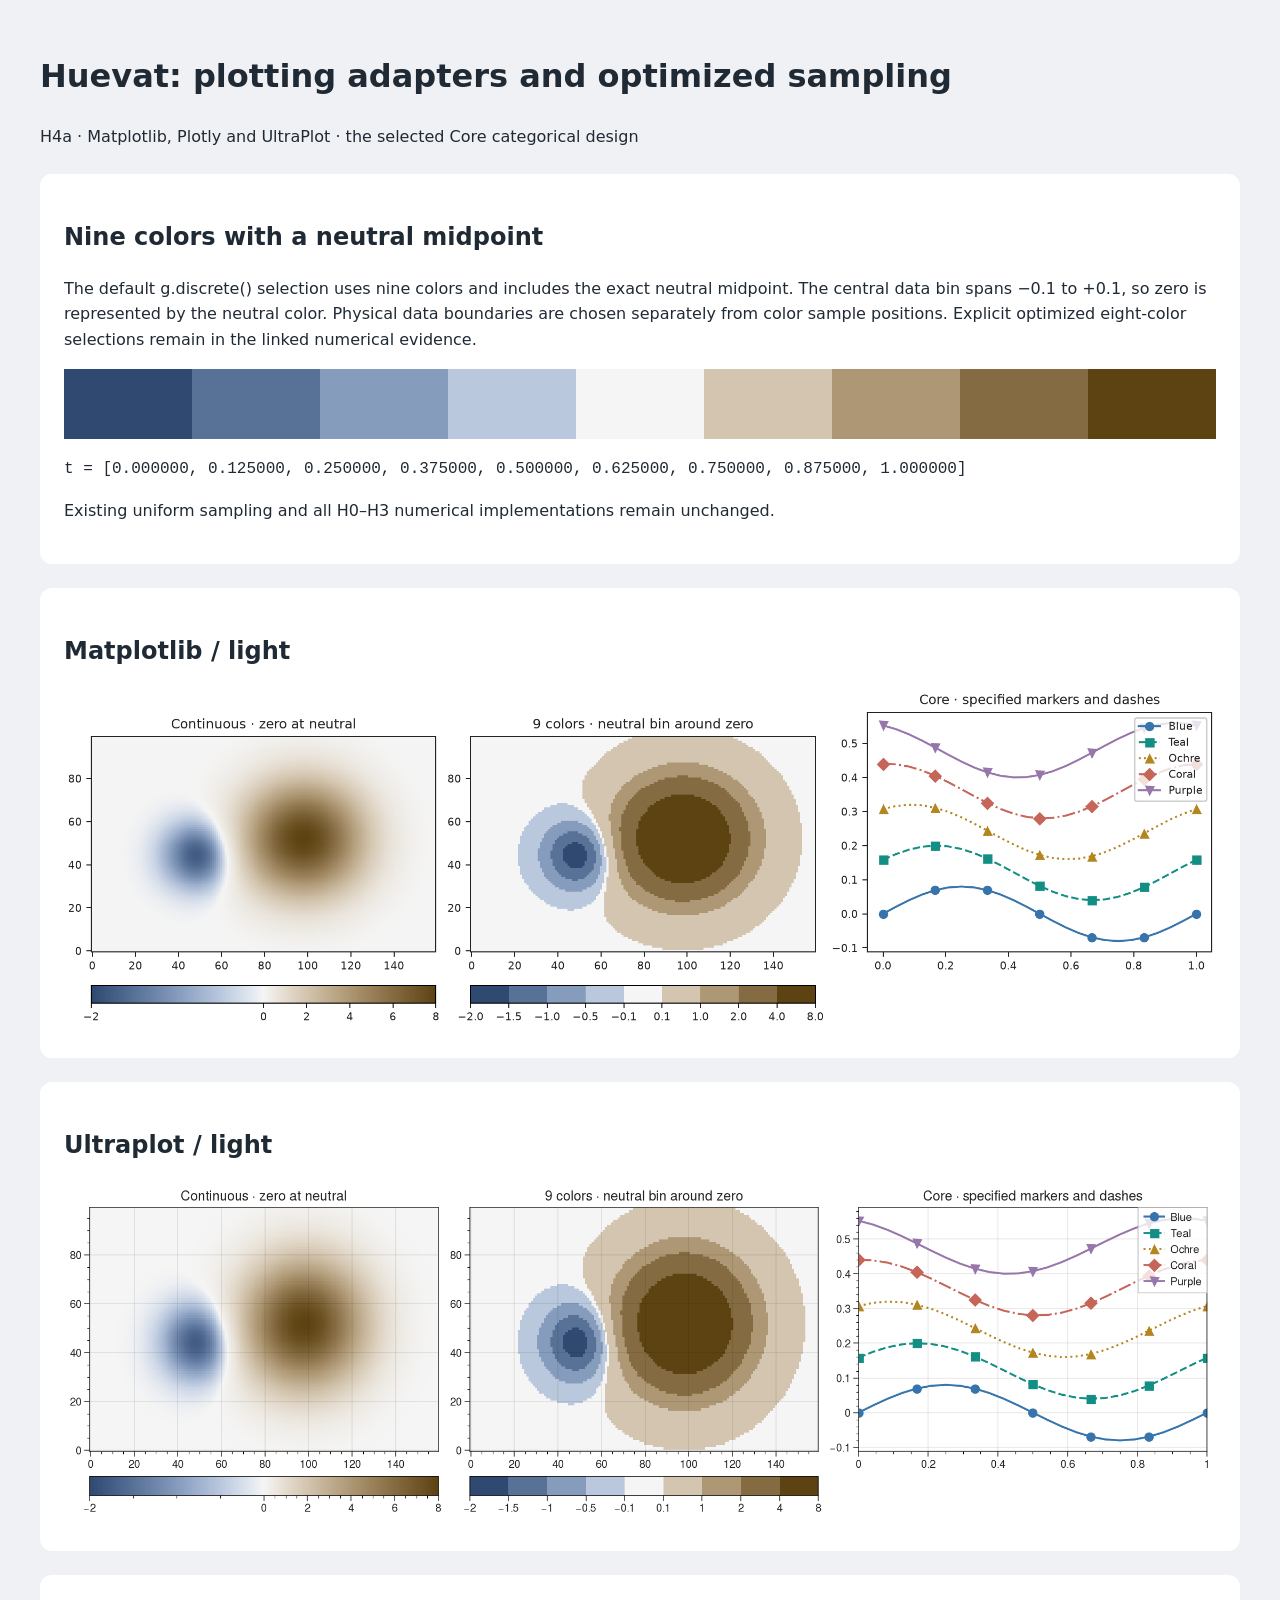
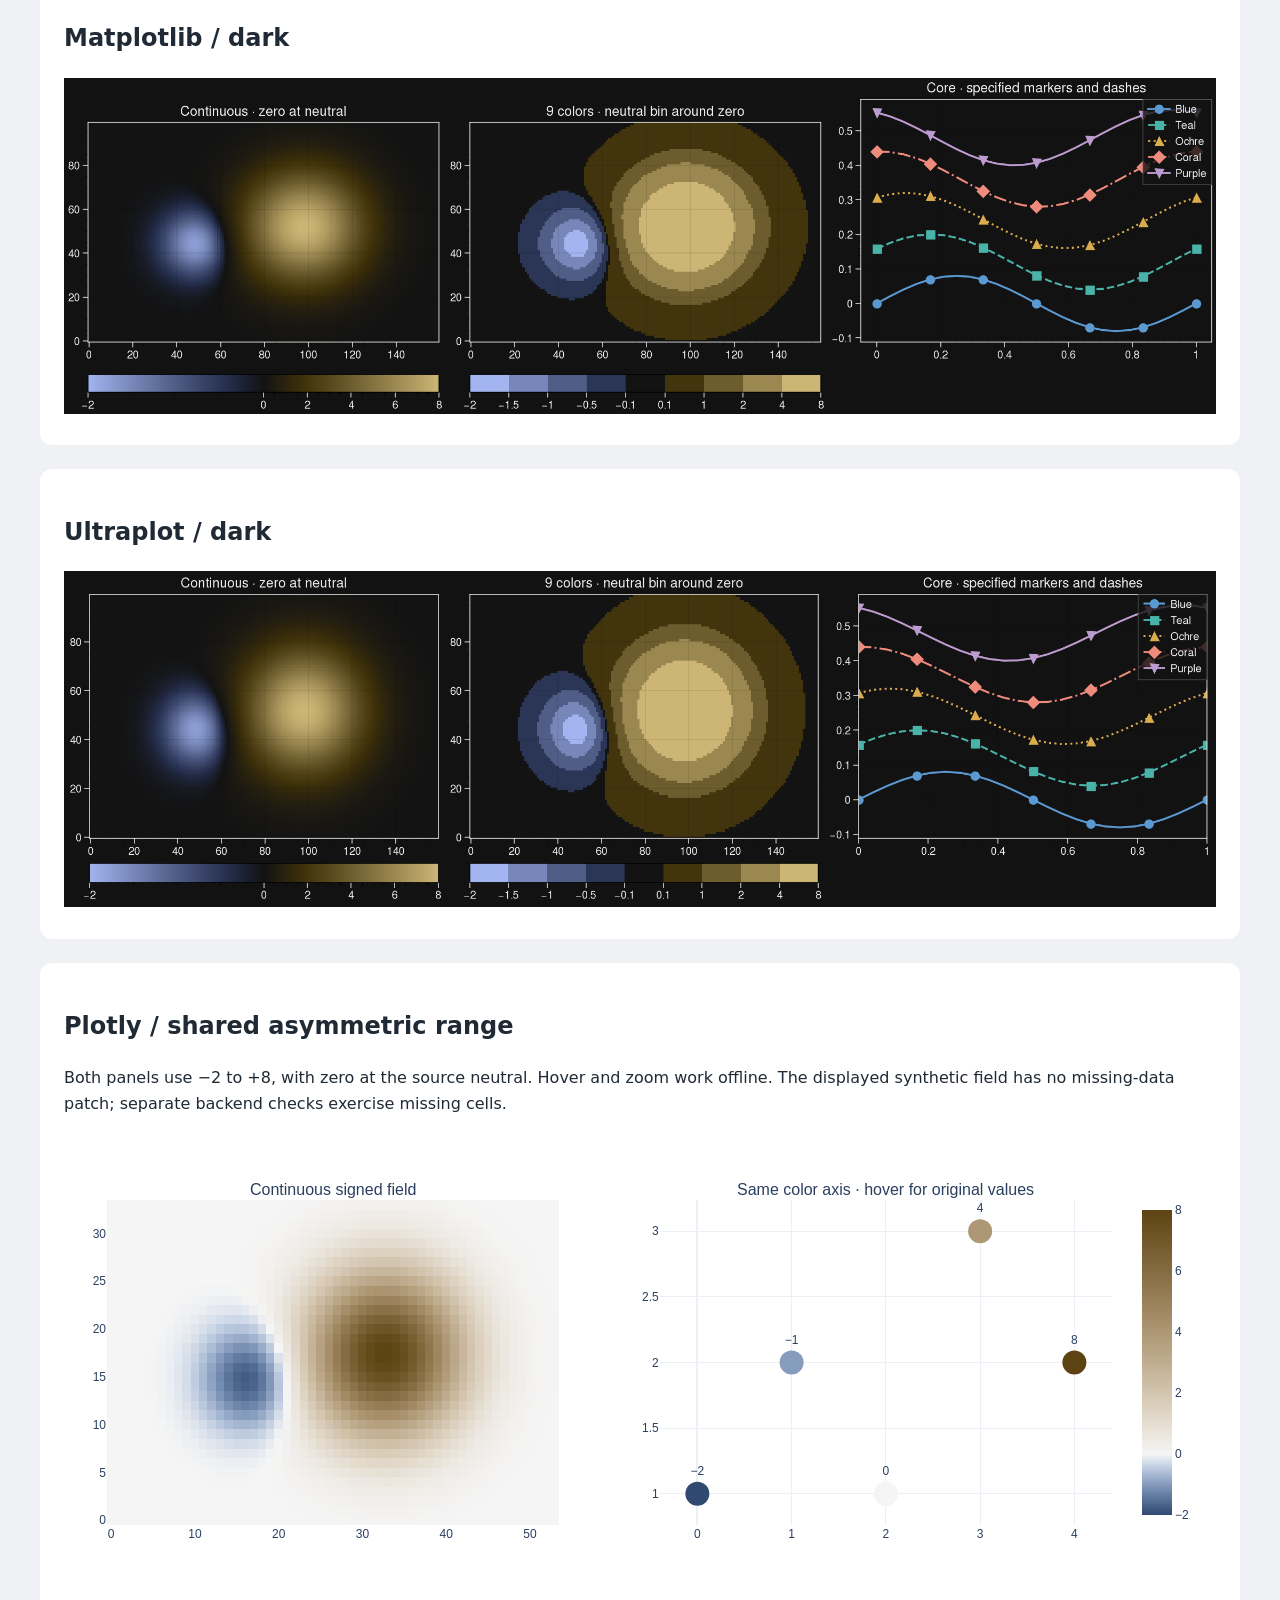
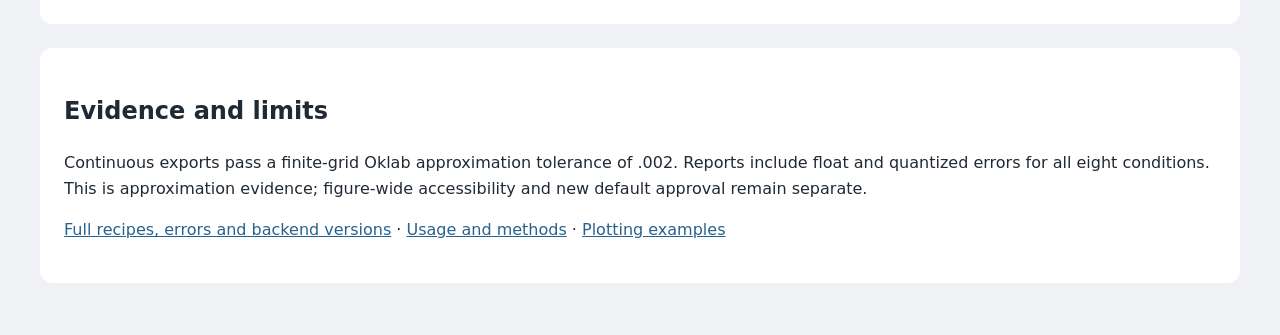
<file: research/adapters-v1/index.html>
<!doctype html><html lang="en"><meta charset="utf-8"><meta name="viewport" content="width=device-width,initial-scale=1"><title>Huevat: plotting adapters and optimized sampling</title><style>body{font:16px/1.6 system-ui;max-width:1200px;margin:auto;padding:30px;background:#f0f1f4;color:#202a35}section{background:white;border-radius:12px;padding:24px;margin:24px 0}img{width:100%;height:auto}iframe{width:100%;height:460px;border:0}.row{display:flex;height:70px}.swatch{flex:1}code{overflow-wrap:anywhere}a{color:#27628f}</style><h1>Huevat: plotting adapters and optimized sampling</h1><p>H4a · Matplotlib, Plotly and UltraPlot · the selected Core categorical design</p><section><h2>Nine colors with a neutral midpoint</h2><p>The default g.discrete() selection uses nine colors and includes the exact neutral midpoint. The central data bin spans −0.1 to +0.1, so zero is represented by the neutral color. Physical data boundaries are chosen separately from color sample positions. Explicit optimized eight-color selections remain in the linked numerical evidence.</p><div class="row"><div class="swatch" style="background:#2f4970" title="t=0.00000000"></div><div class="swatch" style="background:#587197" title="t=0.12500000"></div><div class="swatch" style="background:#869cbd" title="t=0.25000000"></div><div class="swatch" style="background:#bac8dd" title="t=0.37500000"></div><div class="swatch" style="background:#f5f5f5" title="t=0.50000000"></div><div class="swatch" style="background:#d3c5af" title="t=0.62500000"></div><div class="swatch" style="background:#ad9774" title="t=0.75000000"></div><div class="swatch" style="background:#856b41" title="t=0.87500000"></div><div class="swatch" style="background:#5e4312" title="t=1.00000000"></div></div><p><code>t = [0.000000, 0.125000, 0.250000, 0.375000, 0.500000, 0.625000, 0.750000, 0.875000, 1.000000]</code></p><p>Existing uniform sampling and all H0–H3 numerical implementations remain unchanged.</p></section><section><h2>Matplotlib / light</h2><img src="matplotlib-light.png" alt="Native matplotlib figure, light background"></section><section><h2>Ultraplot / light</h2><img src="ultraplot-light.png" alt="Native ultraplot figure, light background"></section><section><h2>Matplotlib / dark</h2><img src="matplotlib-dark.png" alt="Native matplotlib figure, dark background"></section><section><h2>Ultraplot / dark</h2><img src="ultraplot-dark.png" alt="Native ultraplot figure, dark background"></section><section><h2>Plotly / shared asymmetric range</h2><p>Both panels use −2 to +8, with zero at the source neutral. Hover and zoom work offline. The displayed synthetic field has no missing-data patch; separate backend checks exercise missing cells.</p><iframe src="plotly.html" title="Interactive native Plotly example"></iframe></section><section><h2>Evidence and limits</h2><p>Continuous exports pass a finite-grid Oklab approximation tolerance of .002. Reports include float and quantized errors for all eight conditions. This is approximation evidence; figure-wide accessibility and new default approval remain separate.</p><p><a href="evidence.json">Full recipes, errors and backend versions</a> · <a href="../../docs/METHODS_H4A.md">Usage and methods</a> · <a href="../../examples/README.md">Plotting examples</a></p></section></html>
</file>
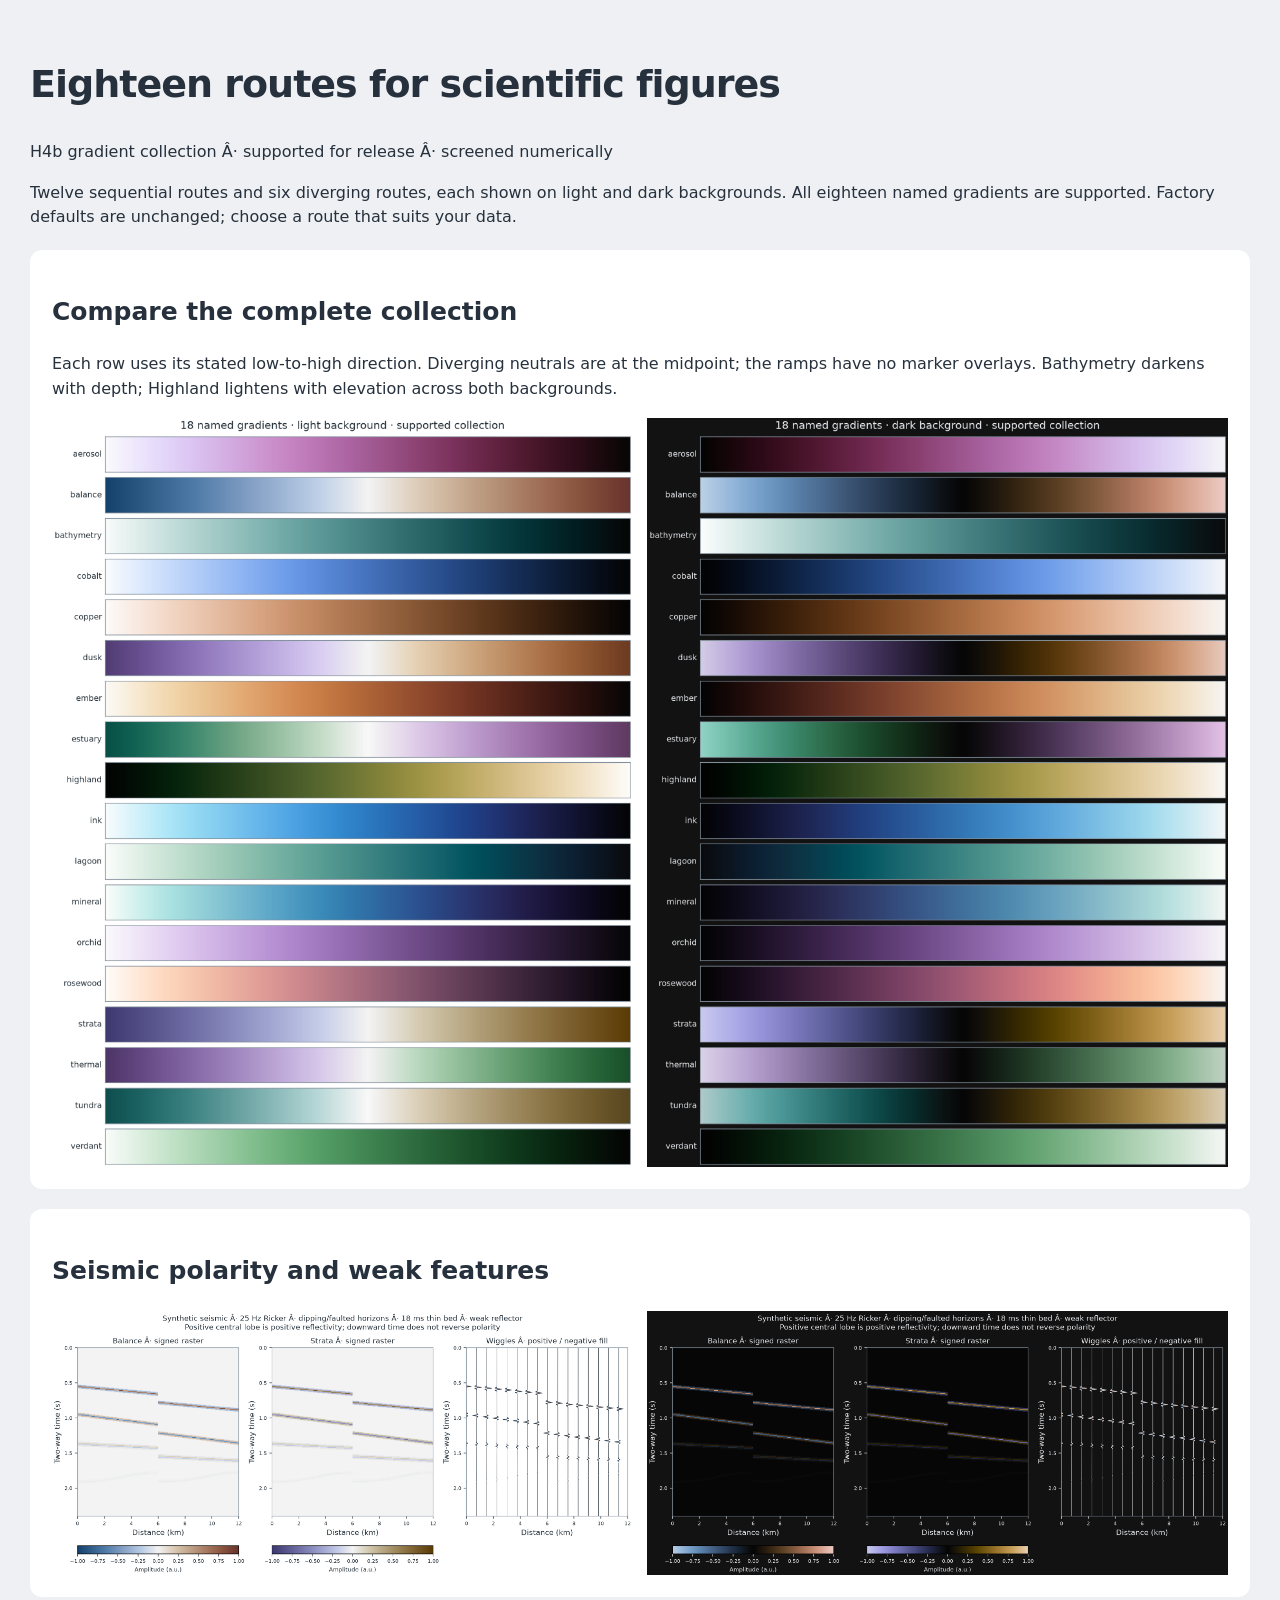
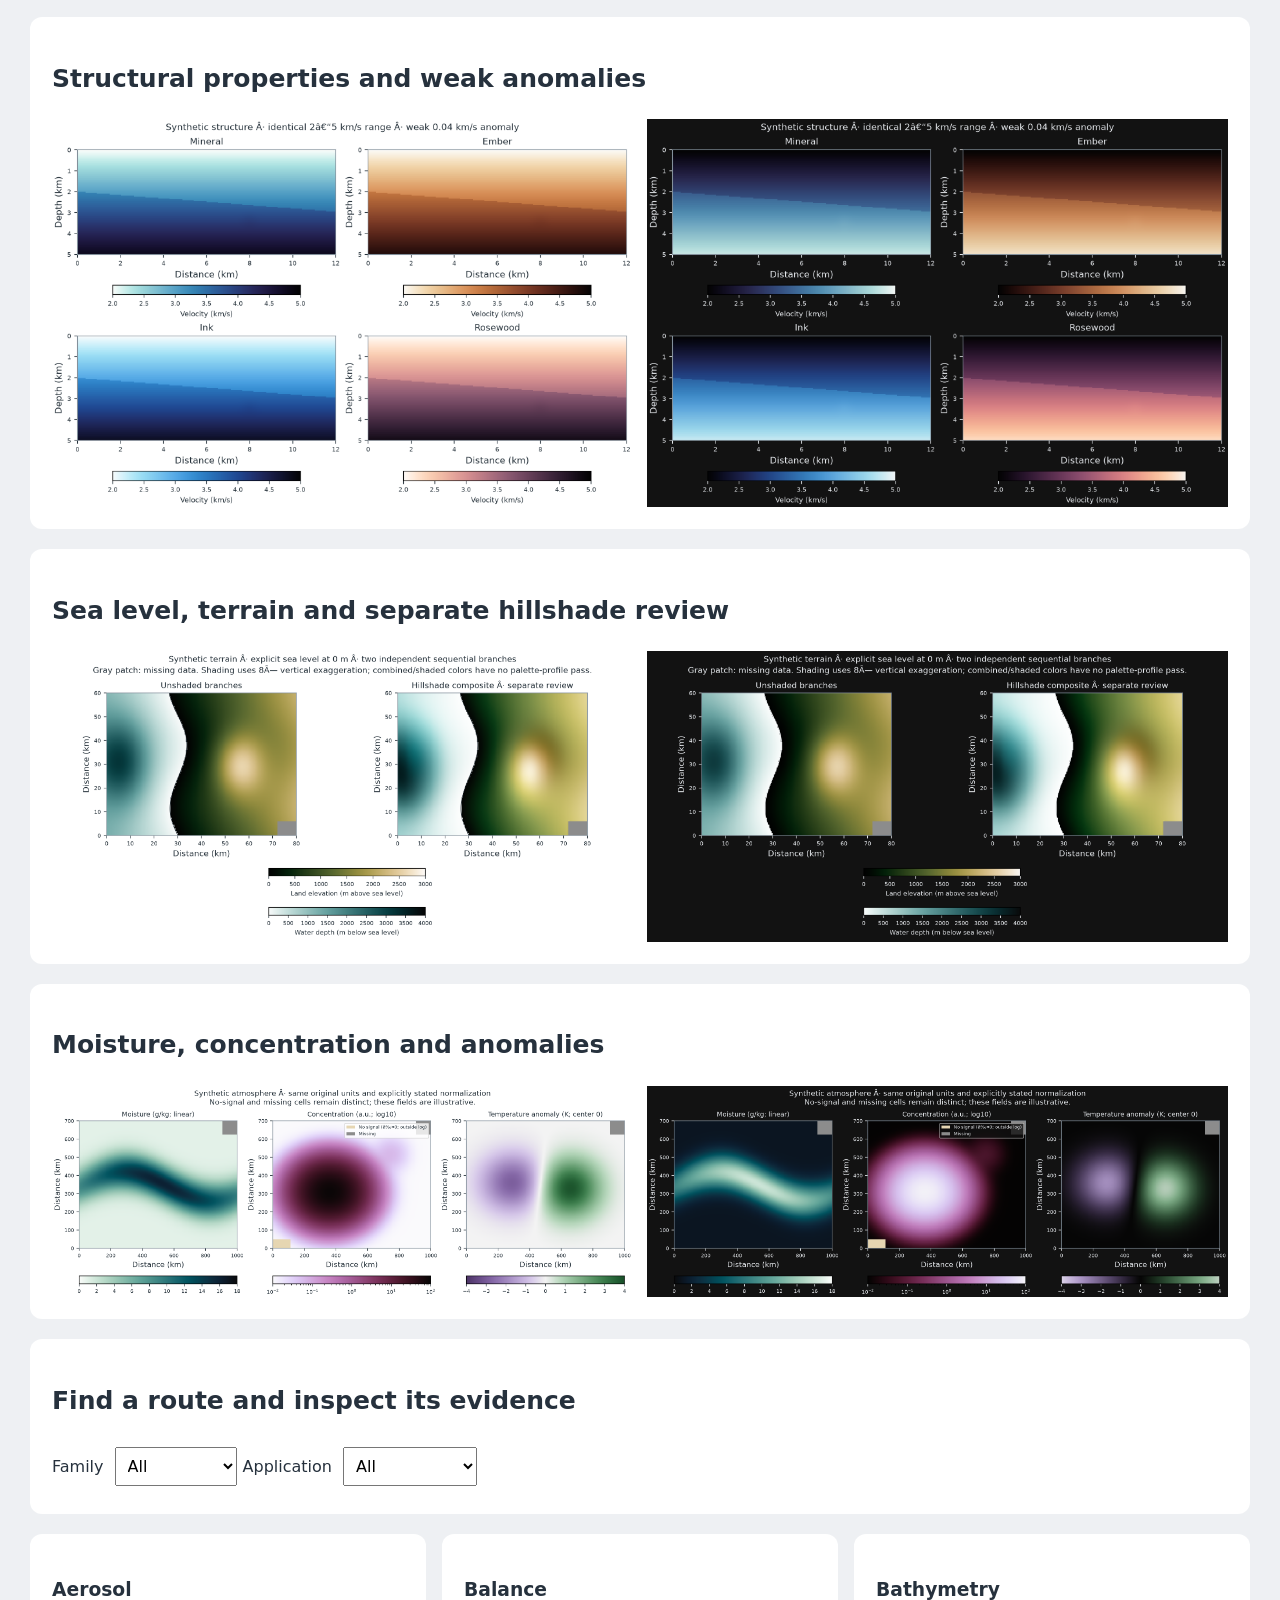
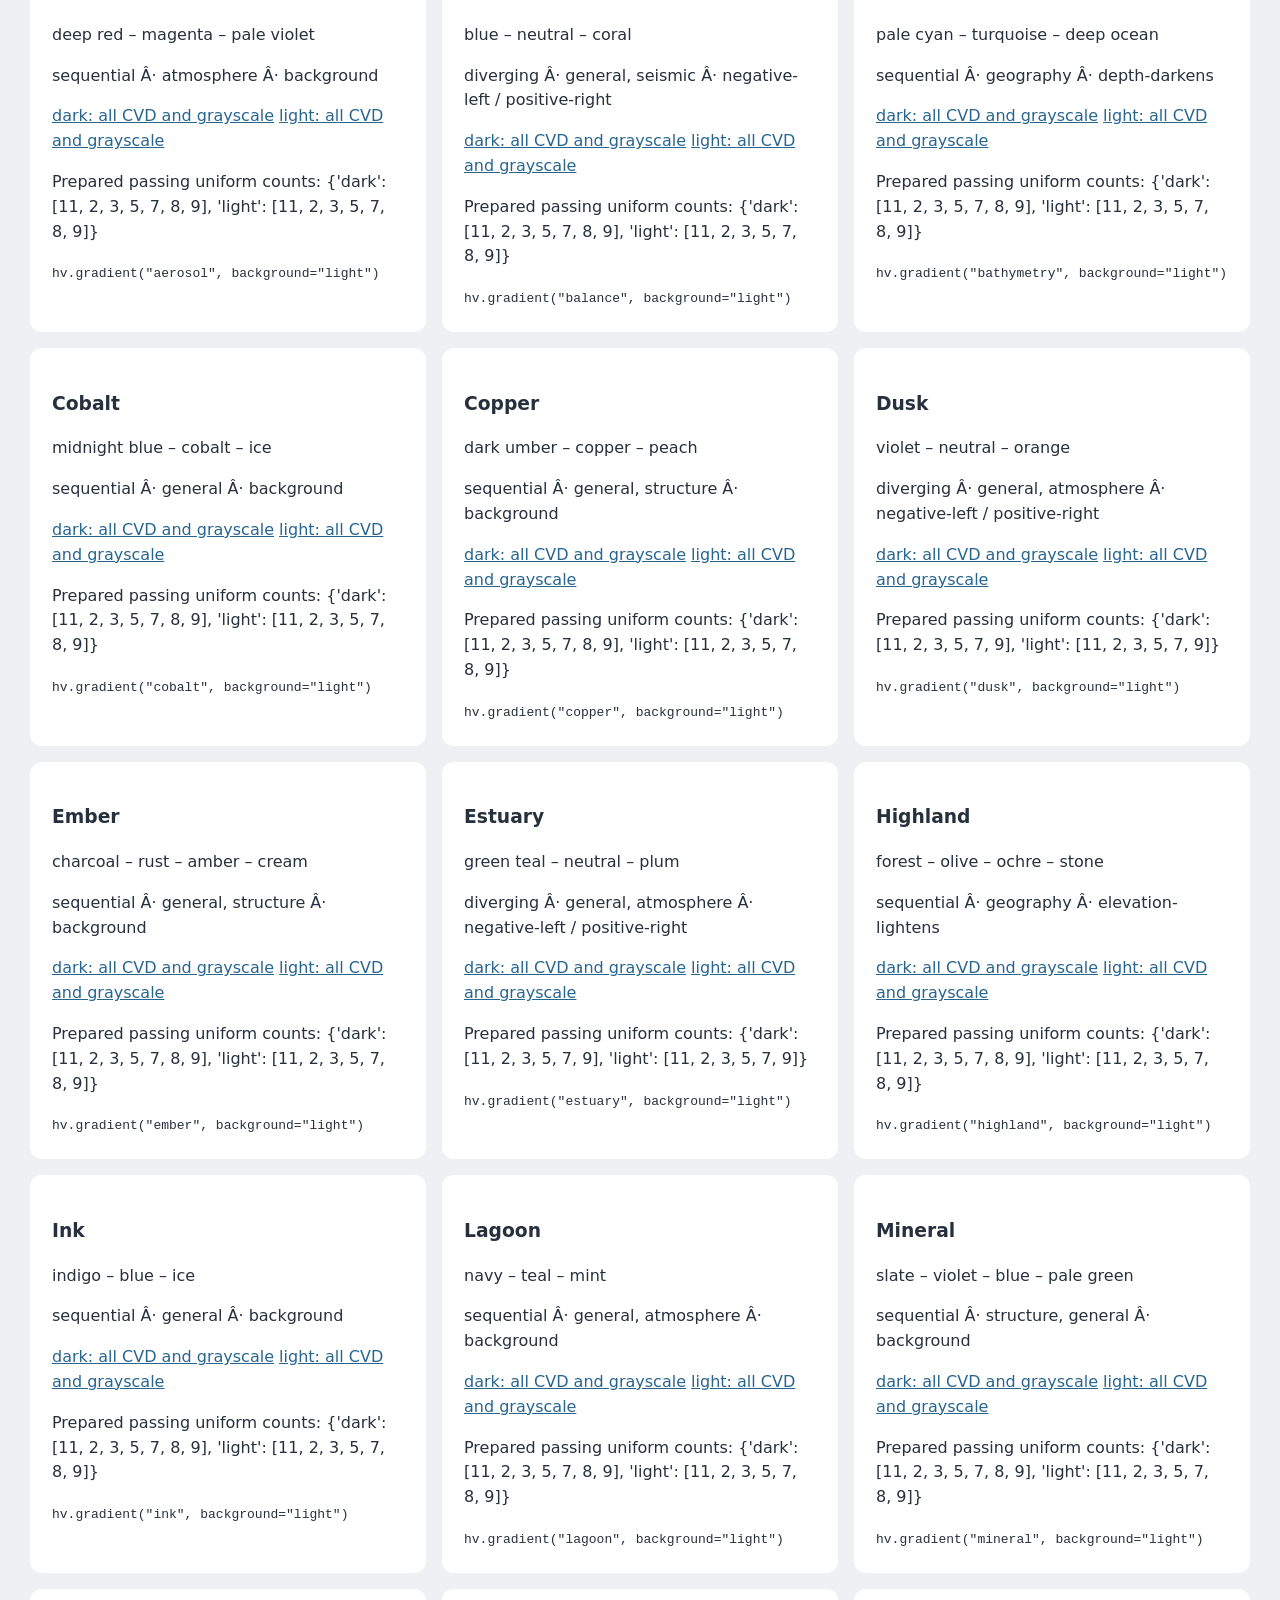
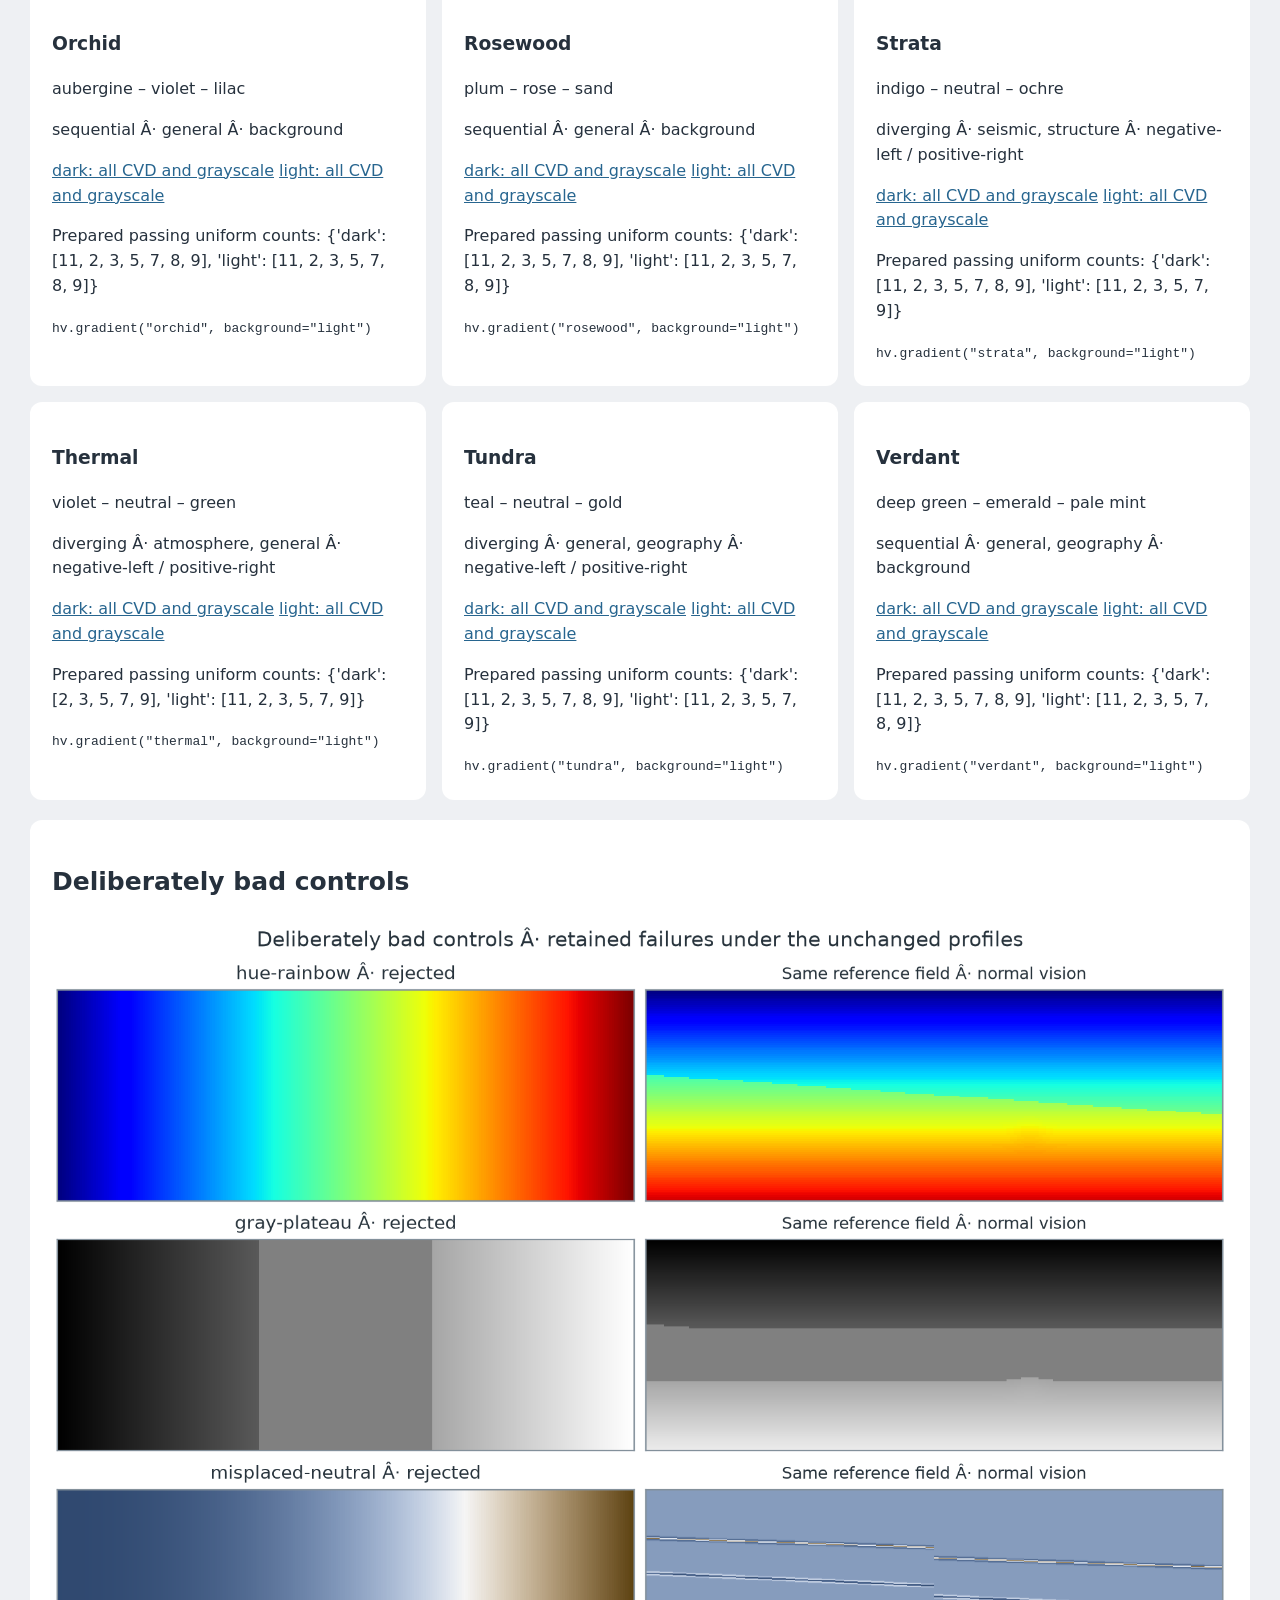
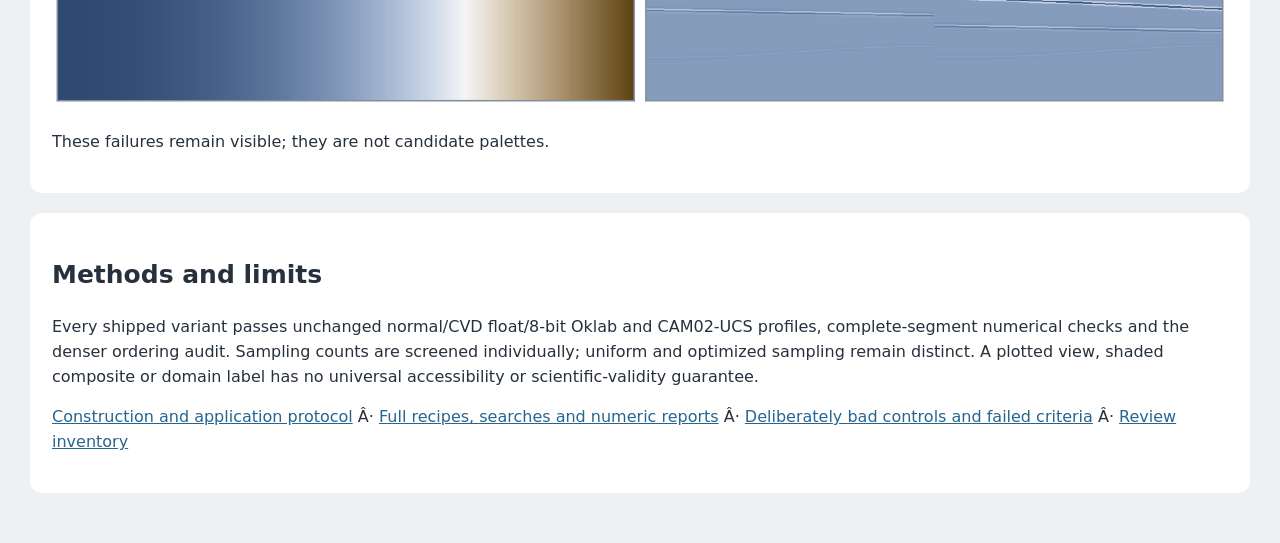
<file: research/collection-v1/index.html>
<!doctype html><html lang="en"><meta charset="utf-8"><meta name="viewport" content="width=device-width,initial-scale=1"><title>Huevat Â· gradient collection</title><style>body{font:16px/1.55 system-ui;background:#eef0f3;color:#26313d;margin:auto;max-width:1350px;padding:30px}h1{font-size:38px;letter-spacing:-1px}h2{font-size:25px}section,article{background:white;padding:22px;border-radius:12px;margin:20px 0}img{max-width:100%;height:auto}.pair{display:grid;grid-template-columns:1fr 1fr;gap:14px}.cards{display:grid;grid-template-columns:repeat(auto-fit,minmax(330px,1fr));gap:16px}article{margin:0;overflow-wrap:anywhere}a{color:#27658f}select{font:inherit;padding:8px;margin:6px}code{font-size:13px}@media(max-width:850px){.pair{grid-template-columns:1fr}}</style><h1>Eighteen routes for scientific figures</h1><p>H4b gradient collection Â· supported for release Â· screened numerically</p><p>Twelve sequential routes and six diverging routes, each shown on light and dark backgrounds. All eighteen named gradients are supported. Factory defaults are unchanged; choose a route that suits your data.</p><section><h2>Compare the complete collection</h2><p>Each row uses its stated low-to-high direction. Diverging neutrals are at the midpoint; the ramps have no marker overlays. Bathymetry darkens with depth; Highland lightens with elevation across both backgrounds.</p><div class="pair"><img src="overview-light.png" alt="All eighteen routes, light background"><img src="overview-dark.png" alt="All eighteen routes, dark background"></div></section><section><h2>Seismic polarity and weak features</h2><div class="pair"><img src="seismic-light.png" alt="Seismic polarity and weak features, light background" loading="lazy"><img src="seismic-dark.png" alt="Seismic polarity and weak features, dark background" loading="lazy"></div></section><section><h2>Structural properties and weak anomalies</h2><div class="pair"><img src="structure-light.png" alt="Structural properties and weak anomalies, light background" loading="lazy"><img src="structure-dark.png" alt="Structural properties and weak anomalies, dark background" loading="lazy"></div></section><section><h2>Sea level, terrain and separate hillshade review</h2><div class="pair"><img src="terrain-light.png" alt="Sea level, terrain and separate hillshade review, light background" loading="lazy"><img src="terrain-dark.png" alt="Sea level, terrain and separate hillshade review, dark background" loading="lazy"></div></section><section><h2>Moisture, concentration and anomalies</h2><div class="pair"><img src="atmosphere-light.png" alt="Moisture, concentration and anomalies, light background" loading="lazy"><img src="atmosphere-dark.png" alt="Moisture, concentration and anomalies, dark background" loading="lazy"></div></section><section><h2>Find a route and inspect its evidence</h2><label>Family <select id="family"><option value="">All</option><option>sequential</option><option>diverging</option></select></label><label>Application <select id="domain"><option value="">All</option><option>general</option><option>seismic</option><option>structure</option><option>geography</option><option>atmosphere</option></select></label></section><div class="cards"><article data-family="sequential" data-domains="atmosphere"><h3>Aerosol</h3><p>deep red – magenta – pale violet</p><p>sequential Â· atmosphere Â· background</p><p><a href="aerosol-dark-conditions.png">dark: all CVD and grayscale</a> <a href="aerosol-light-conditions.png">light: all CVD and grayscale</a> </p><p>Prepared passing uniform counts: {'dark': [11, 2, 3, 5, 7, 8, 9], 'light': [11, 2, 3, 5, 7, 8, 9]}</p><code>hv.gradient("aerosol", background="light")</code></article><article data-family="diverging" data-domains="general seismic"><h3>Balance</h3><p>blue – neutral – coral</p><p>diverging Â· general, seismic Â· negative-left / positive-right</p><p><a href="balance-dark-conditions.png">dark: all CVD and grayscale</a> <a href="balance-light-conditions.png">light: all CVD and grayscale</a> </p><p>Prepared passing uniform counts: {'dark': [11, 2, 3, 5, 7, 8, 9], 'light': [11, 2, 3, 5, 7, 8, 9]}</p><code>hv.gradient("balance", background="light")</code></article><article data-family="sequential" data-domains="geography"><h3>Bathymetry</h3><p>pale cyan – turquoise – deep ocean</p><p>sequential Â· geography Â· depth-darkens</p><p><a href="bathymetry-dark-conditions.png">dark: all CVD and grayscale</a> <a href="bathymetry-light-conditions.png">light: all CVD and grayscale</a> </p><p>Prepared passing uniform counts: {'dark': [11, 2, 3, 5, 7, 8, 9], 'light': [11, 2, 3, 5, 7, 8, 9]}</p><code>hv.gradient("bathymetry", background="light")</code></article><article data-family="sequential" data-domains="general"><h3>Cobalt</h3><p>midnight blue – cobalt – ice</p><p>sequential Â· general Â· background</p><p><a href="cobalt-dark-conditions.png">dark: all CVD and grayscale</a> <a href="cobalt-light-conditions.png">light: all CVD and grayscale</a> </p><p>Prepared passing uniform counts: {'dark': [11, 2, 3, 5, 7, 8, 9], 'light': [11, 2, 3, 5, 7, 8, 9]}</p><code>hv.gradient("cobalt", background="light")</code></article><article data-family="sequential" data-domains="general structure"><h3>Copper</h3><p>dark umber – copper – peach</p><p>sequential Â· general, structure Â· background</p><p><a href="copper-dark-conditions.png">dark: all CVD and grayscale</a> <a href="copper-light-conditions.png">light: all CVD and grayscale</a> </p><p>Prepared passing uniform counts: {'dark': [11, 2, 3, 5, 7, 8, 9], 'light': [11, 2, 3, 5, 7, 8, 9]}</p><code>hv.gradient("copper", background="light")</code></article><article data-family="diverging" data-domains="general atmosphere"><h3>Dusk</h3><p>violet – neutral – orange</p><p>diverging Â· general, atmosphere Â· negative-left / positive-right</p><p><a href="dusk-dark-conditions.png">dark: all CVD and grayscale</a> <a href="dusk-light-conditions.png">light: all CVD and grayscale</a> </p><p>Prepared passing uniform counts: {'dark': [11, 2, 3, 5, 7, 9], 'light': [11, 2, 3, 5, 7, 9]}</p><code>hv.gradient("dusk", background="light")</code></article><article data-family="sequential" data-domains="general structure"><h3>Ember</h3><p>charcoal – rust – amber – cream</p><p>sequential Â· general, structure Â· background</p><p><a href="ember-dark-conditions.png">dark: all CVD and grayscale</a> <a href="ember-light-conditions.png">light: all CVD and grayscale</a> </p><p>Prepared passing uniform counts: {'dark': [11, 2, 3, 5, 7, 8, 9], 'light': [11, 2, 3, 5, 7, 8, 9]}</p><code>hv.gradient("ember", background="light")</code></article><article data-family="diverging" data-domains="general atmosphere"><h3>Estuary</h3><p>green teal – neutral – plum</p><p>diverging Â· general, atmosphere Â· negative-left / positive-right</p><p><a href="estuary-dark-conditions.png">dark: all CVD and grayscale</a> <a href="estuary-light-conditions.png">light: all CVD and grayscale</a> </p><p>Prepared passing uniform counts: {'dark': [11, 2, 3, 5, 7, 9], 'light': [11, 2, 3, 5, 7, 9]}</p><code>hv.gradient("estuary", background="light")</code></article><article data-family="sequential" data-domains="geography"><h3>Highland</h3><p>forest – olive – ochre – stone</p><p>sequential Â· geography Â· elevation-lightens</p><p><a href="highland-dark-conditions.png">dark: all CVD and grayscale</a> <a href="highland-light-conditions.png">light: all CVD and grayscale</a> </p><p>Prepared passing uniform counts: {'dark': [11, 2, 3, 5, 7, 8, 9], 'light': [11, 2, 3, 5, 7, 8, 9]}</p><code>hv.gradient("highland", background="light")</code></article><article data-family="sequential" data-domains="general"><h3>Ink</h3><p>indigo – blue – ice</p><p>sequential Â· general Â· background</p><p><a href="ink-dark-conditions.png">dark: all CVD and grayscale</a> <a href="ink-light-conditions.png">light: all CVD and grayscale</a> </p><p>Prepared passing uniform counts: {'dark': [11, 2, 3, 5, 7, 8, 9], 'light': [11, 2, 3, 5, 7, 8, 9]}</p><code>hv.gradient("ink", background="light")</code></article><article data-family="sequential" data-domains="general atmosphere"><h3>Lagoon</h3><p>navy – teal – mint</p><p>sequential Â· general, atmosphere Â· background</p><p><a href="lagoon-dark-conditions.png">dark: all CVD and grayscale</a> <a href="lagoon-light-conditions.png">light: all CVD and grayscale</a> </p><p>Prepared passing uniform counts: {'dark': [11, 2, 3, 5, 7, 8, 9], 'light': [11, 2, 3, 5, 7, 8, 9]}</p><code>hv.gradient("lagoon", background="light")</code></article><article data-family="sequential" data-domains="structure general"><h3>Mineral</h3><p>slate – violet – blue – pale green</p><p>sequential Â· structure, general Â· background</p><p><a href="mineral-dark-conditions.png">dark: all CVD and grayscale</a> <a href="mineral-light-conditions.png">light: all CVD and grayscale</a> </p><p>Prepared passing uniform counts: {'dark': [11, 2, 3, 5, 7, 8, 9], 'light': [11, 2, 3, 5, 7, 8, 9]}</p><code>hv.gradient("mineral", background="light")</code></article><article data-family="sequential" data-domains="general"><h3>Orchid</h3><p>aubergine – violet – lilac</p><p>sequential Â· general Â· background</p><p><a href="orchid-dark-conditions.png">dark: all CVD and grayscale</a> <a href="orchid-light-conditions.png">light: all CVD and grayscale</a> </p><p>Prepared passing uniform counts: {'dark': [11, 2, 3, 5, 7, 8, 9], 'light': [11, 2, 3, 5, 7, 8, 9]}</p><code>hv.gradient("orchid", background="light")</code></article><article data-family="sequential" data-domains="general"><h3>Rosewood</h3><p>plum – rose – sand</p><p>sequential Â· general Â· background</p><p><a href="rosewood-dark-conditions.png">dark: all CVD and grayscale</a> <a href="rosewood-light-conditions.png">light: all CVD and grayscale</a> </p><p>Prepared passing uniform counts: {'dark': [11, 2, 3, 5, 7, 8, 9], 'light': [11, 2, 3, 5, 7, 8, 9]}</p><code>hv.gradient("rosewood", background="light")</code></article><article data-family="diverging" data-domains="seismic structure"><h3>Strata</h3><p>indigo – neutral – ochre</p><p>diverging Â· seismic, structure Â· negative-left / positive-right</p><p><a href="strata-dark-conditions.png">dark: all CVD and grayscale</a> <a href="strata-light-conditions.png">light: all CVD and grayscale</a> </p><p>Prepared passing uniform counts: {'dark': [11, 2, 3, 5, 7, 8, 9], 'light': [11, 2, 3, 5, 7, 9]}</p><code>hv.gradient("strata", background="light")</code></article><article data-family="diverging" data-domains="atmosphere general"><h3>Thermal</h3><p>violet – neutral – green</p><p>diverging Â· atmosphere, general Â· negative-left / positive-right</p><p><a href="thermal-dark-conditions.png">dark: all CVD and grayscale</a> <a href="thermal-light-conditions.png">light: all CVD and grayscale</a> </p><p>Prepared passing uniform counts: {'dark': [2, 3, 5, 7, 9], 'light': [11, 2, 3, 5, 7, 9]}</p><code>hv.gradient("thermal", background="light")</code></article><article data-family="diverging" data-domains="general geography"><h3>Tundra</h3><p>teal – neutral – gold</p><p>diverging Â· general, geography Â· negative-left / positive-right</p><p><a href="tundra-dark-conditions.png">dark: all CVD and grayscale</a> <a href="tundra-light-conditions.png">light: all CVD and grayscale</a> </p><p>Prepared passing uniform counts: {'dark': [11, 2, 3, 5, 7, 8, 9], 'light': [11, 2, 3, 5, 7, 9]}</p><code>hv.gradient("tundra", background="light")</code></article><article data-family="sequential" data-domains="general geography"><h3>Verdant</h3><p>deep green – emerald – pale mint</p><p>sequential Â· general, geography Â· background</p><p><a href="verdant-dark-conditions.png">dark: all CVD and grayscale</a> <a href="verdant-light-conditions.png">light: all CVD and grayscale</a> </p><p>Prepared passing uniform counts: {'dark': [11, 2, 3, 5, 7, 8, 9], 'light': [11, 2, 3, 5, 7, 8, 9]}</p><code>hv.gradient("verdant", background="light")</code></article></div><section><h2>Deliberately bad controls</h2><img src="negative-controls.png" alt="Three rejected negative controls" loading="lazy"><p>These failures remain visible; they are not candidate palettes.</p></section><section><h2>Methods and limits</h2><p>Every shipped variant passes unchanged normal/CVD float/8-bit Oklab and CAM02-UCS profiles, complete-segment numerical checks and the denser ordering audit. Sampling counts are screened individually; uniform and optimized sampling remain distinct. A plotted view, shaded composite or domain label has no universal accessibility or scientific-validity guarantee.</p><p><a href="../../docs/METHODS_H4B.md">Construction and application protocol</a> Â· <a href="../../src/huevat/data/collection-v1.json">Full recipes, searches and numeric reports</a> Â· <a href="negative-controls.json">Deliberately bad controls and failed criteria</a> Â· <a href="review.json">Review inventory</a></p></section><script>function filter(){const f=document.getElementById('family').value,d=document.getElementById('domain').value;document.querySelectorAll('article').forEach(a=>a.hidden=Boolean((f&&a.dataset.family!==f)||(d&&!a.dataset.domains.split(' ').includes(d))))}document.querySelectorAll('select').forEach(s=>s.addEventListener('change',filter));</script></html>
</file>
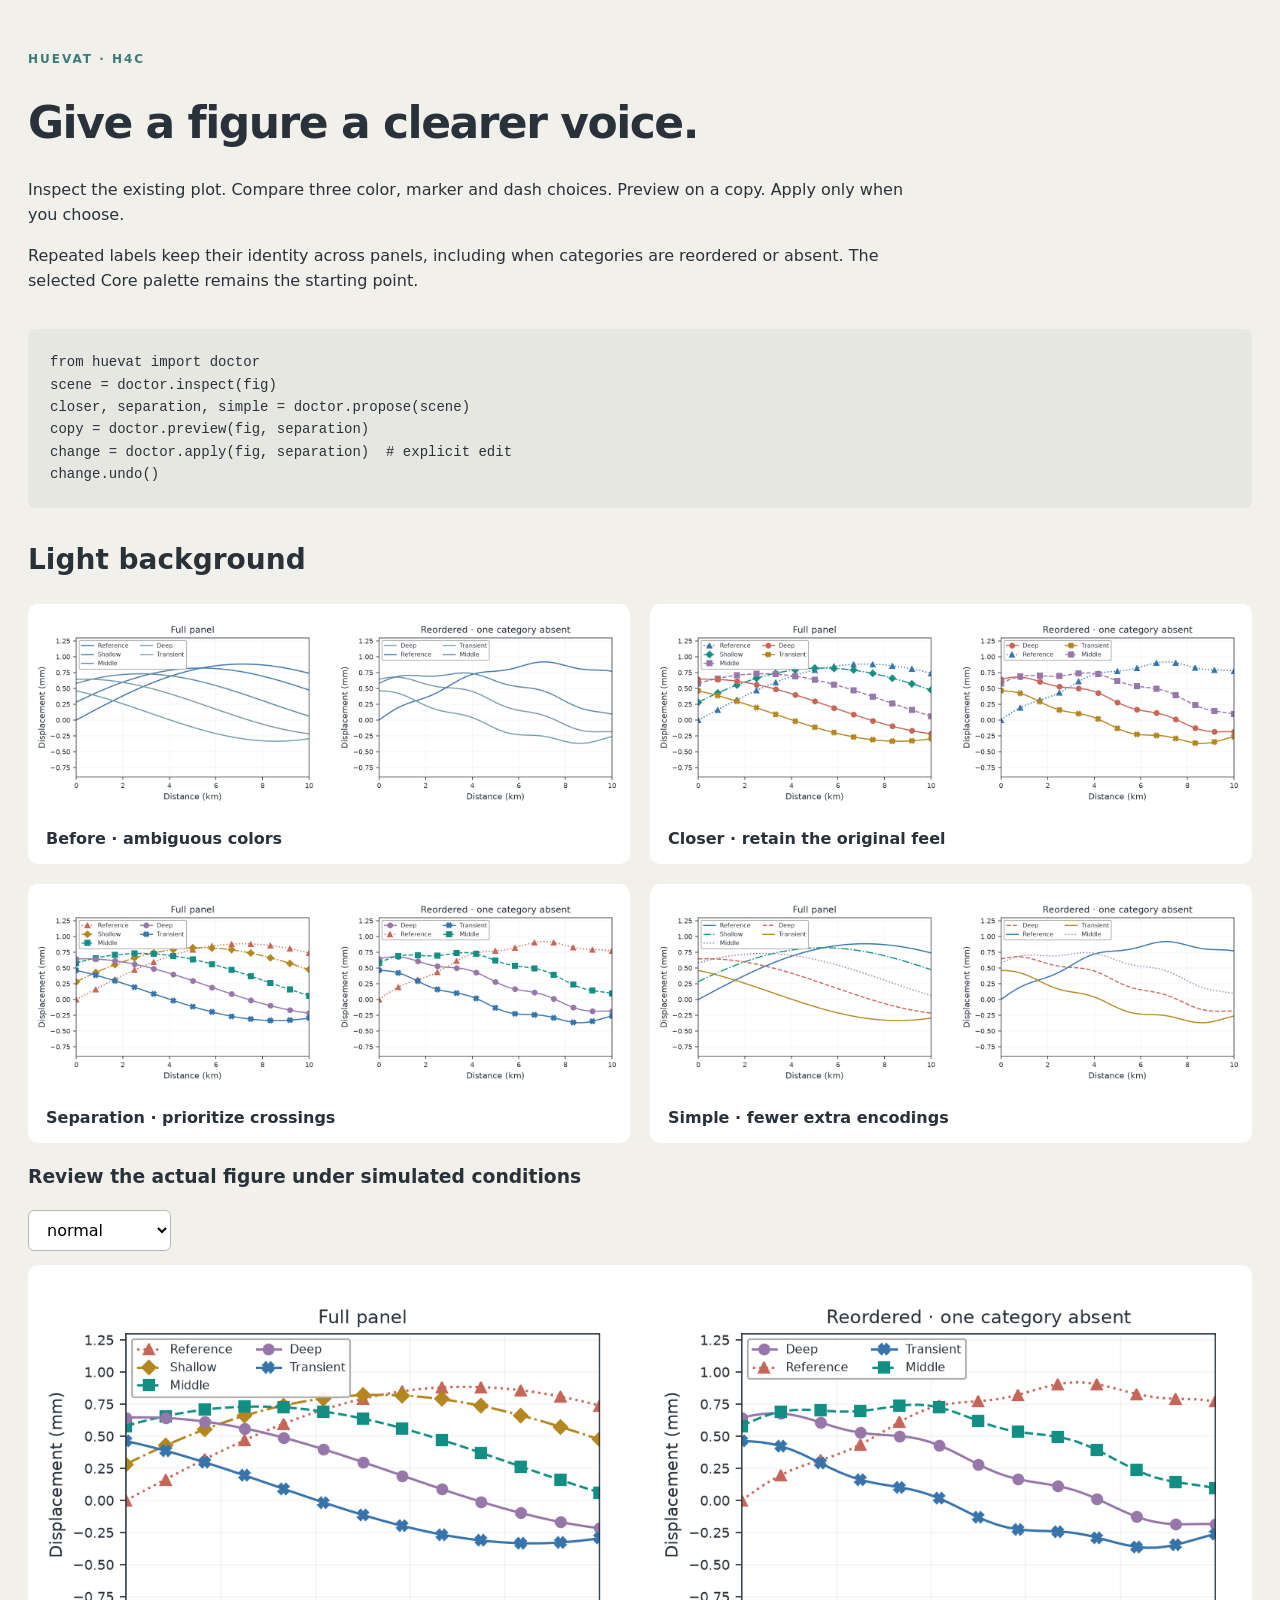
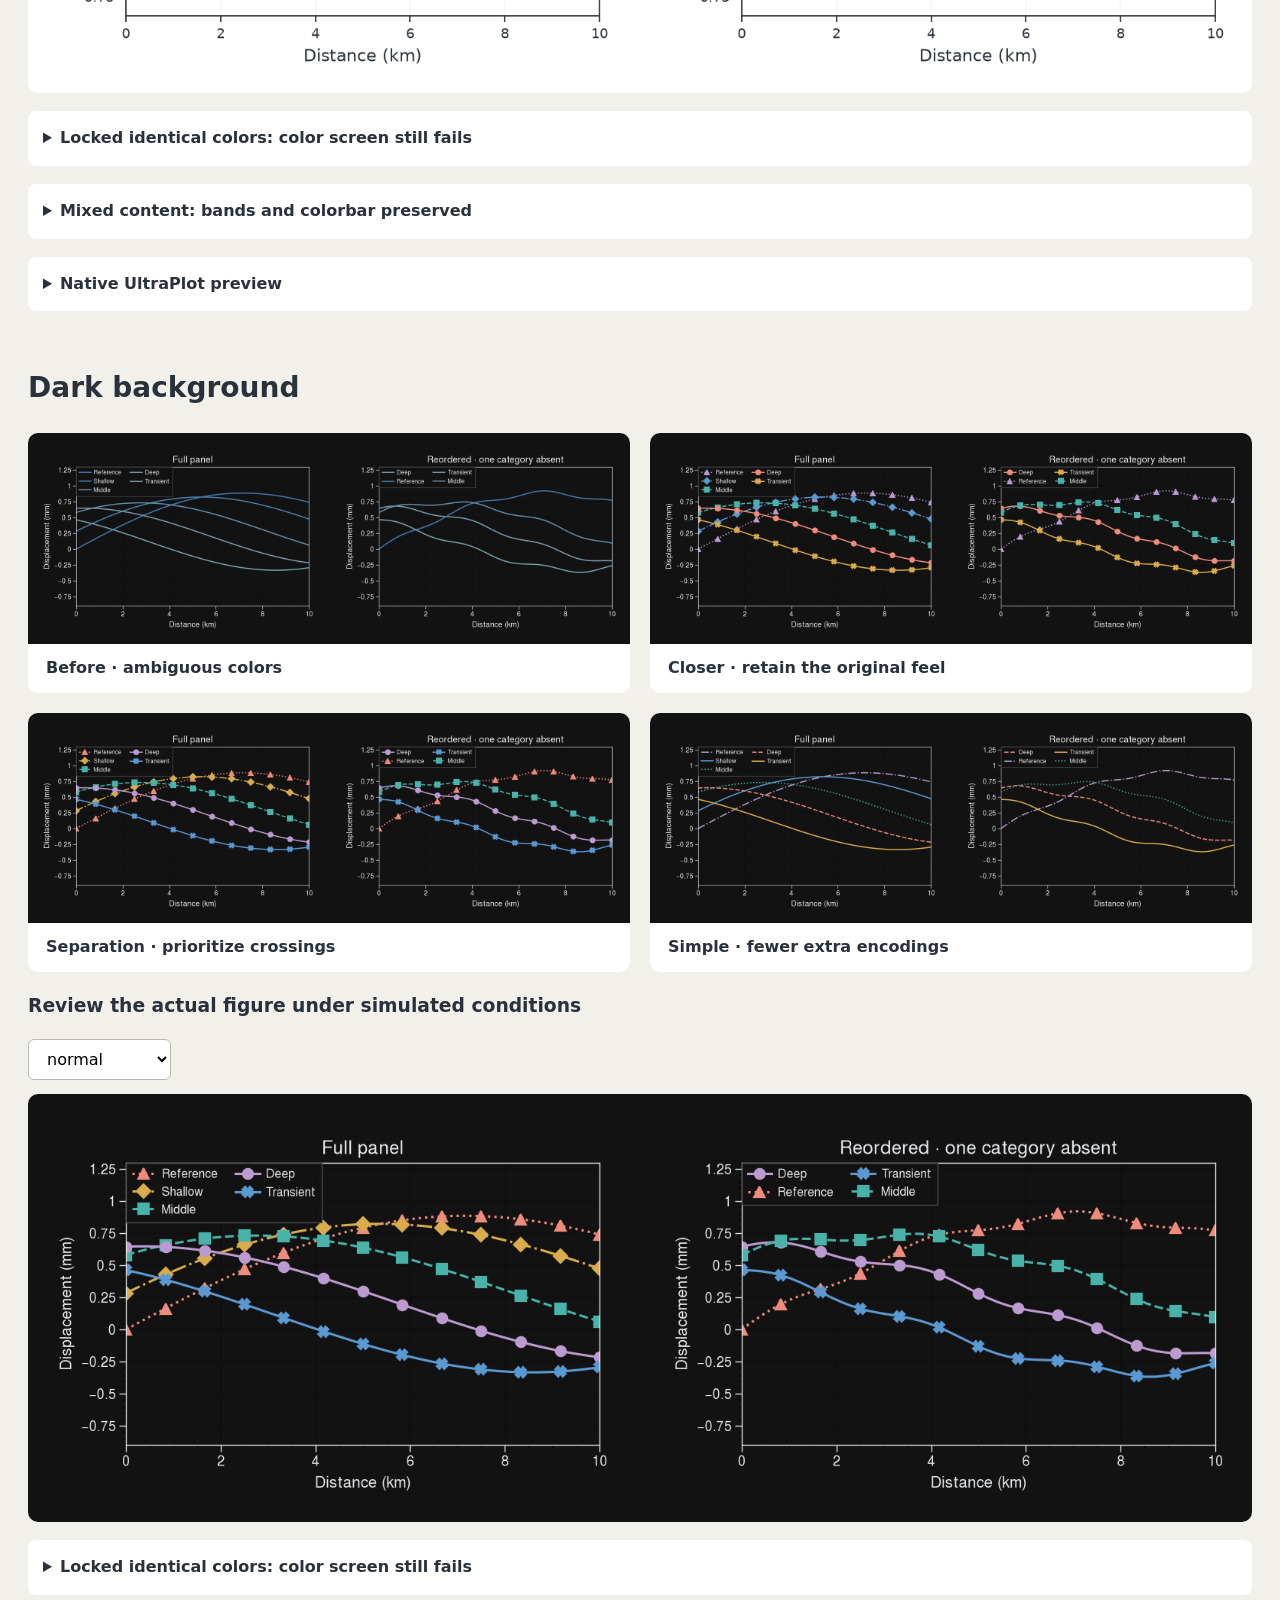
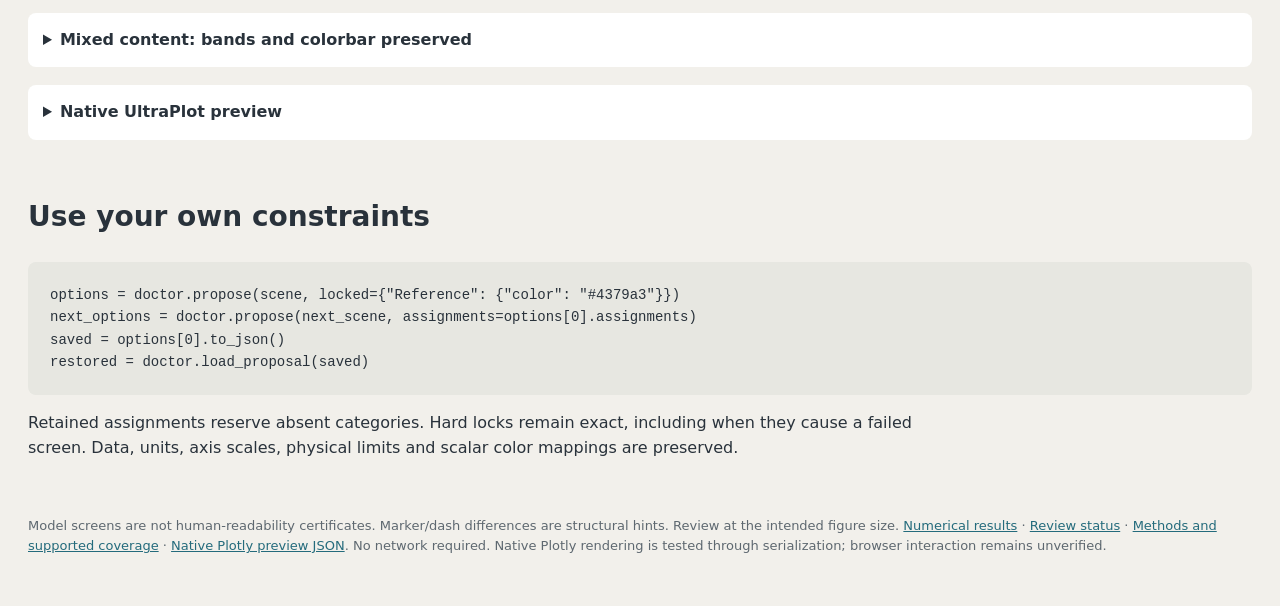
<file: research/doctor-v1/index.html>
<!doctype html><html lang="en"><meta charset="utf-8"><meta name="viewport" content="width=device-width,initial-scale=1">
    <title>Huevat · Figure doctor</title><style>
    *{box-sizing:border-box}body{margin:0;background:#f2f0eb;color:#29323b;font:16px/1.55 system-ui,sans-serif}
    main{max-width:1400px;margin:auto;padding:50px 28px}h1{font-size:44px;line-height:1.15;letter-spacing:-1.5px}
    h2{font-size:28px}p{max-width:900px}header{margin-bottom:36px}section{margin:30px 0 55px}
    .eyebrow{color:#397c78;font-weight:650;letter-spacing:2px;text-transform:uppercase;font-size:12px}
    .grid{display:grid;grid-template-columns:1fr 1fr;gap:20px}figure{margin:0;background:white;border-radius:10px;overflow:hidden}
    img{display:block;width:100%;height:auto}figcaption{padding:12px 18px;font-weight:550}.simulation{margin-top:14px;border-radius:10px}
    select{padding:9px 14px;background:white;border:1px solid #b8b9b4;border-radius:6px;font:inherit}
    details{margin-top:18px;background:#fff;border-radius:8px;padding:15px}summary{cursor:pointer;font-weight:600}
    code,pre{font:14px/1.6 ui-monospace,monospace}pre{background:#e7e7e1;padding:22px;border-radius:8px;overflow:auto}
    a{color:#246b7c}footer{font-size:13px;color:#5e6870}@media(max-width:850px){.grid{grid-template-columns:1fr}h1{font-size:34px}}
    </style><main><header><div class="eyebrow">Huevat · H4c</div><h1>Give a figure a clearer voice.</h1>
    <p>Inspect the existing plot. Compare three color, marker and dash choices. Preview on a copy. Apply only when you choose.</p>
    <p>Repeated labels keep their identity across panels, including when categories are reordered or absent. The selected Core palette remains the starting point.</p></header>
    <pre>from huevat import doctor
scene = doctor.inspect(fig)
closer, separation, simple = doctor.propose(scene)
copy = doctor.preview(fig, separation)
change = doctor.apply(fig, separation)  # explicit edit
change.undo()</pre><section><h2>Light background</h2><div class="grid"><figure><img loading="lazy" src="matplotlib-light-before.png"><figcaption>Before · ambiguous colors</figcaption></figure><figure><img loading="lazy" src="matplotlib-light-closer.png"><figcaption>Closer · retain the original feel</figcaption></figure><figure><img loading="lazy" src="matplotlib-light-separation.png"><figcaption>Separation · prioritize crossings</figcaption></figure><figure><img loading="lazy" src="matplotlib-light-simple.png"><figcaption>Simple · fewer extra encodings</figcaption></figure></div>
        <h3>Review the actual figure under simulated conditions</h3><select data-bg="light"><option value="normal">normal</option><option value="protan-50">protan-50</option><option value="protan-80">protan-80</option><option value="protan-100">protan-100</option><option value="deutan-50">deutan-50</option><option value="deutan-80">deutan-80</option><option value="deutan-100">deutan-100</option><option value="tritan-100">tritan-100</option><option value="grayscale">grayscale</option></select>
        <img class="simulation" id="light" src="matplotlib-light-separation.png">
        <details><summary>Locked identical colors: color screen still fails</summary><p>Distinct markers and dashes help track labels. The failed color-only result remains a failure.</p><img src="matplotlib-light-locked-failure.png"></details>
        <details><summary>Mixed content: bands and colorbar preserved</summary><p>This is partial coverage: uncertainty bands, scalar maps and colorbars are retained and excluded from the mark-color screen.</p><img src="matplotlib-light-mixed-separation.png"></details>
        <details><summary>Native UltraPlot preview</summary><img src="ultraplot-light-separation.png"></details></section><section><h2>Dark background</h2><div class="grid"><figure><img loading="lazy" src="matplotlib-dark-before.png"><figcaption>Before · ambiguous colors</figcaption></figure><figure><img loading="lazy" src="matplotlib-dark-closer.png"><figcaption>Closer · retain the original feel</figcaption></figure><figure><img loading="lazy" src="matplotlib-dark-separation.png"><figcaption>Separation · prioritize crossings</figcaption></figure><figure><img loading="lazy" src="matplotlib-dark-simple.png"><figcaption>Simple · fewer extra encodings</figcaption></figure></div>
        <h3>Review the actual figure under simulated conditions</h3><select data-bg="dark"><option value="normal">normal</option><option value="protan-50">protan-50</option><option value="protan-80">protan-80</option><option value="protan-100">protan-100</option><option value="deutan-50">deutan-50</option><option value="deutan-80">deutan-80</option><option value="deutan-100">deutan-100</option><option value="tritan-100">tritan-100</option><option value="grayscale">grayscale</option></select>
        <img class="simulation" id="dark" src="matplotlib-dark-separation.png">
        <details><summary>Locked identical colors: color screen still fails</summary><p>Distinct markers and dashes help track labels. The failed color-only result remains a failure.</p><img src="matplotlib-dark-locked-failure.png"></details>
        <details><summary>Mixed content: bands and colorbar preserved</summary><p>This is partial coverage: uncertainty bands, scalar maps and colorbars are retained and excluded from the mark-color screen.</p><img src="matplotlib-dark-mixed-separation.png"></details>
        <details><summary>Native UltraPlot preview</summary><img src="ultraplot-dark-separation.png"></details></section>
    <section><h2>Use your own constraints</h2><pre>options = doctor.propose(scene, locked={"Reference": {"color": "#4379a3"}})
next_options = doctor.propose(next_scene, assignments=options[0].assignments)
saved = options[0].to_json()
restored = doctor.load_proposal(saved)</pre>
    <p>Retained assignments reserve absent categories. Hard locks remain exact, including when they cause a failed screen. Data, units, axis scales, physical limits and scalar color mappings are preserved.</p></section>
    <footer>Model screens are not human-readability certificates. Marker/dash differences are structural hints. Review at the intended figure size.
    <a href="results.json">Numerical results</a> · <a href="review.json">Review status</a> · <a href="../../docs/METHODS_H4C.md">Methods and supported coverage</a> ·
    <a href="plotly-light-separation.json">Native Plotly preview JSON</a>. No network required. Native Plotly rendering is tested through serialization; browser interaction remains unverified.</footer></main>
    <script>document.querySelectorAll('select').forEach(s=>s.onchange=()=>{let c=s.value;document.getElementById(s.dataset.bg).src='matplotlib-'+s.dataset.bg+'-separation'+(c==='normal'?'':'-'+c)+'.png'})</script></html>
</file>
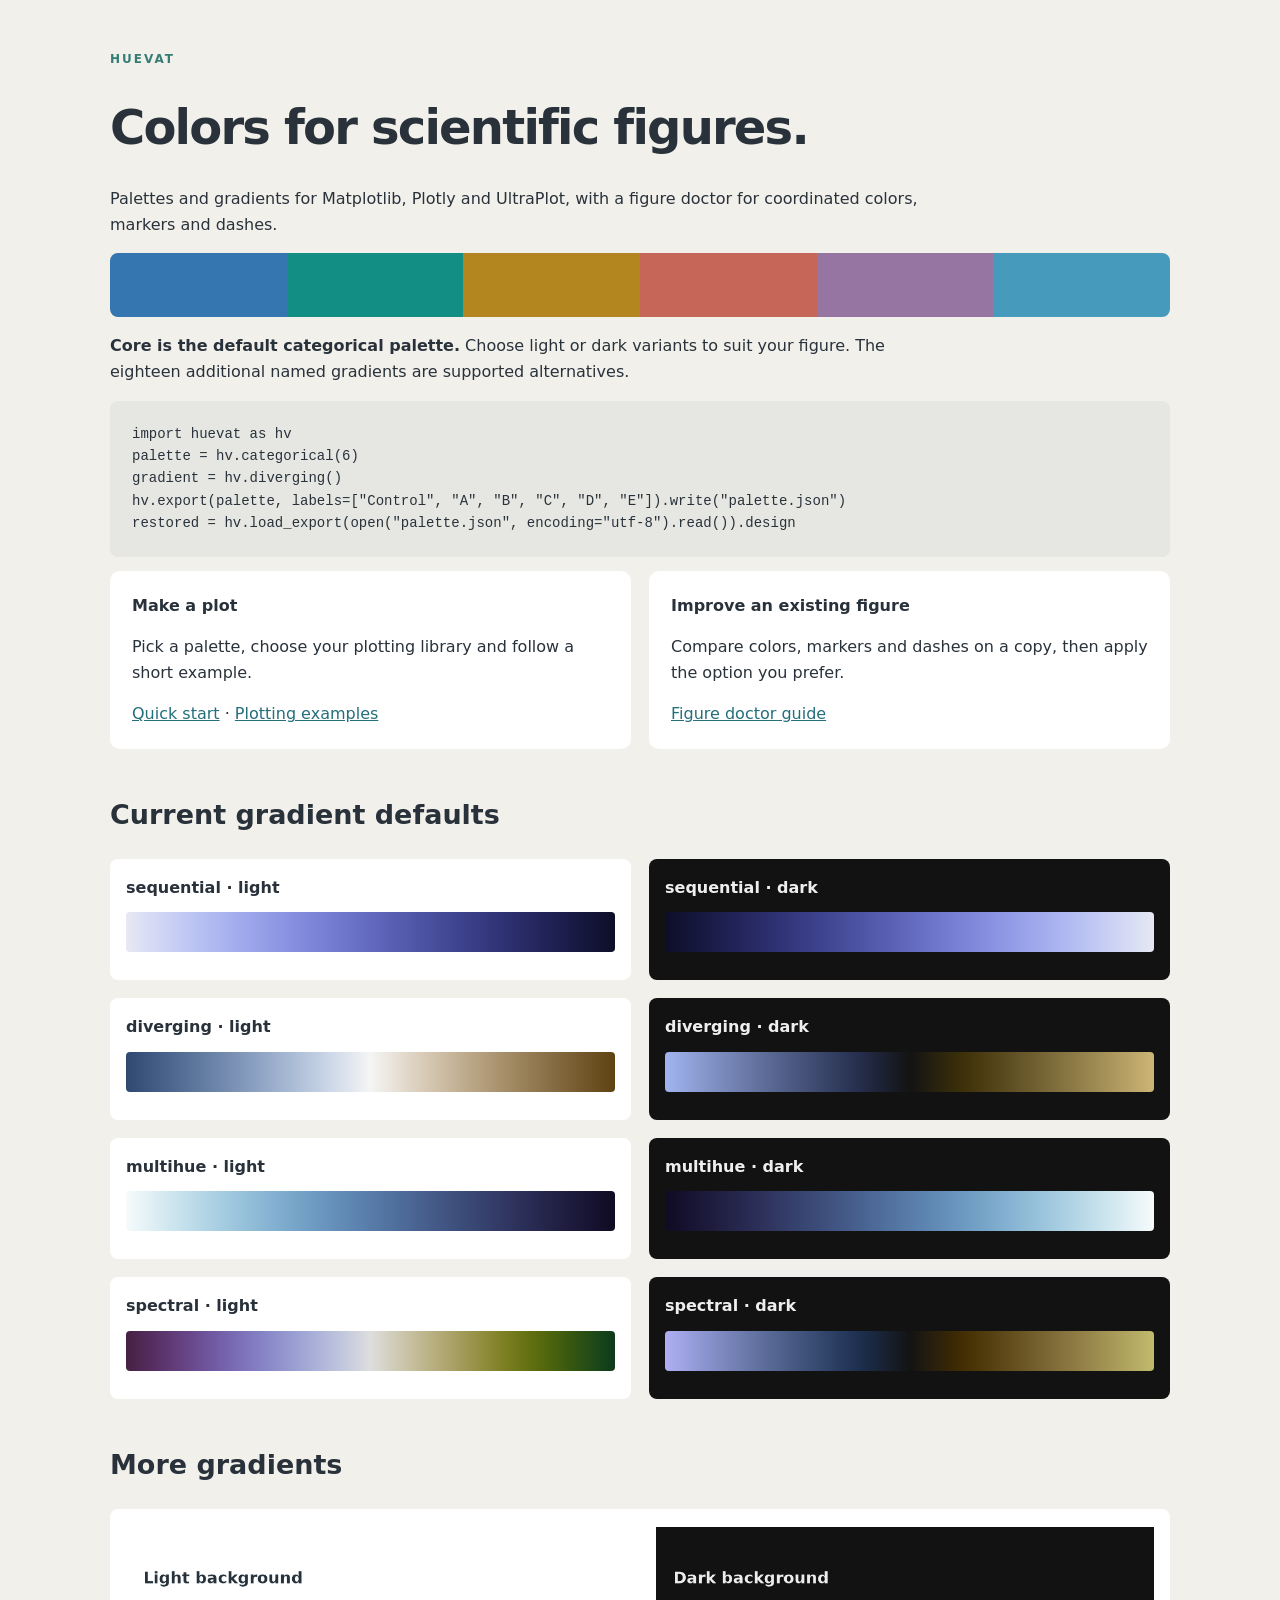
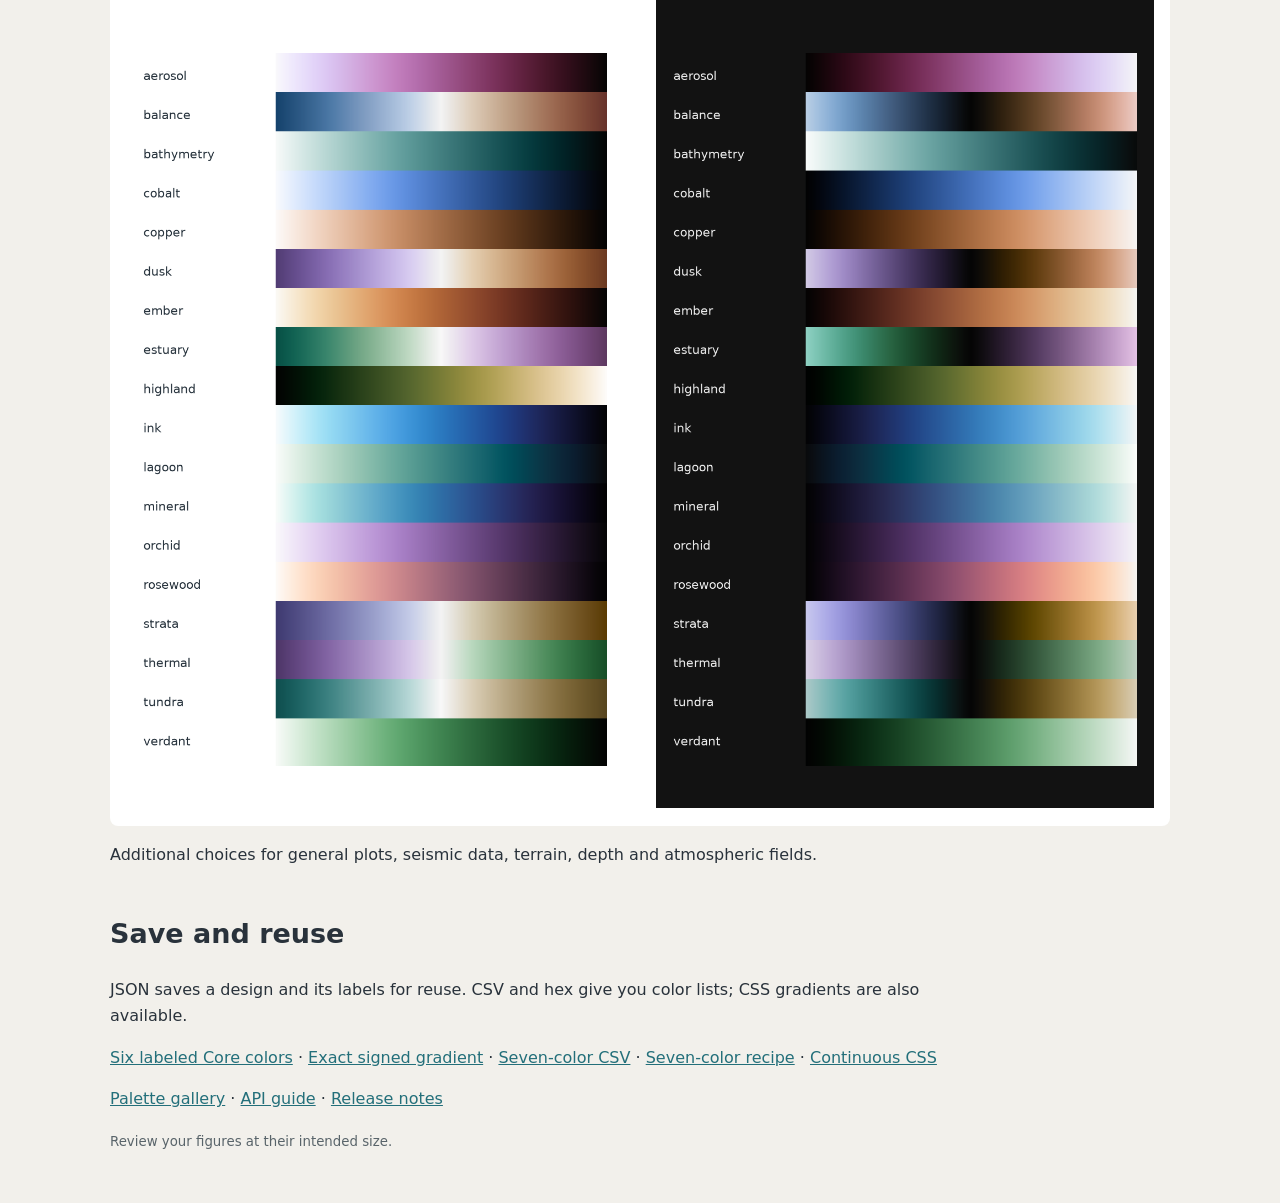
<file: research/release-v1/index.html>
<!doctype html><html lang="en"><meta charset="utf-8"><meta name="viewport" content="width=device-width,initial-scale=1">
    <title>Huevat · Colors for scientific figures</title><style>
    *{box-sizing:border-box}body{margin:0;background:#f2f0eb;color:#29323b;font:16px/1.6 system-ui,sans-serif}
    main{max-width:1120px;margin:auto;padding:50px 30px}h1{font-size:48px;line-height:1.1;letter-spacing:-1.8px}
    h2{margin-top:44px;font-size:27px}a{color:#236f7a}p{max-width:850px}.kicker{color:#367d76;letter-spacing:2px;font-size:12px;font-weight:700;text-transform:uppercase}
    .grid{display:grid;grid-template-columns:1fr 1fr;gap:18px}.card{background:white;border-radius:10px;padding:22px}
    .route{padding:16px;background:white;border-radius:8px}.route.dark{background:#121212;color:#eee}.ramp{height:40px;border-radius:4px;margin:12px 0}
    pre{font:14px/1.6 ui-monospace,monospace;background:#e6e7e2;padding:22px;border-radius:8px;overflow:auto}
    img{width:100%;height:auto;display:block;border-radius:8px}small{color:#59646a}.swatch{height:64px;border-radius:8px}
    @media(max-width:750px){.grid{grid-template-columns:1fr}h1{font-size:36px}}
    </style><main><div class="kicker">Huevat</div><h1>Colors for scientific figures.</h1>
    <p>Palettes and gradients for Matplotlib, Plotly and UltraPlot, with a figure doctor for coordinated colors, markers and dashes.</p>
    <div class="swatch" style="background:linear-gradient(90deg in srgb, #3575b0 0% 16.6666666666667%, #138e84 16.6666666666667% 33.3333333333333%, #b3861f 33.3333333333333% 50%, #c66659 50% 66.6666666666667%, #9775a3 66.6666666666667% 83.3333333333333%, #469bbc 83.3333333333333% 100%)"></div>
    <p><b>Core is the default categorical palette.</b> Choose light or dark variants to suit your figure. The eighteen additional named gradients are supported alternatives.</p>
    <pre>import huevat as hv
palette = hv.categorical(6)
gradient = hv.diverging()
hv.export(palette, labels=["Control", "A", "B", "C", "D", "E"]).write("palette.json")
restored = hv.load_export(open("palette.json", encoding="utf-8").read()).design</pre>
    <div class="grid"><div class="card"><b>Make a plot</b><p>Pick a palette, choose your plotting library and follow a short example.</p><a href="../../docs/QUICKSTART.md">Quick start</a> · <a href="../../examples/README.md">Plotting examples</a></div>
    <div class="card"><b>Improve an existing figure</b><p>Compare colors, markers and dashes on a copy, then apply the option you prefer.</p><a href="../../docs/FIGURE_DOCTOR.md">Figure doctor guide</a></div></div>
    <h2>Current gradient defaults</h2><div class="grid"><div class="route light"><b>sequential · light</b><div class="ramp" style="background:linear-gradient(90deg in srgb, rgb(230.1506826814,232.2026748993,242.7532949195) 0%, rgb(220.1596015271,223.9346368890,243.8549276345) 3.125%, rgb(210.3916223365,215.6714098480,244.3361541459) 6.25%, rgb(200.8503503549,207.4198864819,244.2105070355) 9.375%, rgb(191.5388401441,199.1876498060,243.4888117725) 12.5%, rgb(182.4595401335,190.9830034801,242.1797326772) 15.625%, rgb(173.6142371141,182.8150019929,240.2902202104) 18.75%, rgb(165.0040024251,174.6934796710,237.8258849312) 21.875%, rgb(156.6291421048,166.6290769960,234.7913167580) 25%, rgb(148.4891538686,158.6332620171,231.1903635528) 28.125%, rgb(140.5826944476,150.7183436919,227.0263798250) 31.25%, rgb(132.9075615535,142.8974726882,222.3024541065) 34.375%, rgb(125.4606955292,135.1846234213,217.0216219854) 37.5%, rgb(118.2382065782,127.5945487752,211.1870707231) 40.625%, rgb(111.2354343453,120.1426959305,204.8023406951) 43.75%, rgb(104.4470475343,112.8450679057,197.8715284952) 46.875%, rgb(97.8671922171,105.7180107834,190.3994963731) 50%, rgb(91.4608798768,98.7390279080,182.5495339664) 53.125%, rgb(85.1979138806,91.8807278590,174.4784574407) 56.25%, rgb(79.0790354819,85.1526775730,166.1830073818) 59.375%, rgb(73.1045805752,78.5650800327,157.6612007694) 62.5%, rgb(67.2745190885,72.1287478618,148.9124758739) 65.625%, rgb(61.5885187448,65.8550429017,139.9378687656) 68.75%, rgb(56.0460410084,59.7557648143,130.7402294914) 71.875%, rgb(50.6464796832,53.8429643405,121.3244887636) 75%, rgb(45.3893564819,48.1286466996,111.6979899721) 78.125%, rgb(40.2745936345,42.6243172442,101.8709070808) 81.25%, rgb(35.3028923707,37.3403048405,91.8567773848) 84.375%, rgb(30.4762596161,32.2847795902,81.6731905583) 87.5%, rgb(25.7987460394,27.4623635244,71.3426938145) 90.625%, rgb(21.2774896398,22.8722216906,60.8939993256) 93.75%, rgb(16.9242010088,18.5055242764,50.3636132708) 96.875%, rgb(12.7572648534,14.3421902179,39.7980256253) 100%)"></div></div><div class="route dark"><b>sequential · dark</b><div class="ramp" style="background:linear-gradient(90deg in srgb, rgb(12.7572648534,14.3421902179,39.7980256253) 0%, rgb(16.9242010088,18.5055242764,50.3636132708) 3.125%, rgb(21.2774896398,22.8722216906,60.8939993256) 6.25%, rgb(25.7987460394,27.4623635244,71.3426938145) 9.375%, rgb(30.4762596161,32.2847795902,81.6731905583) 12.5%, rgb(35.3028923707,37.3403048405,91.8567773848) 15.625%, rgb(40.2745936345,42.6243172442,101.8709070808) 18.75%, rgb(45.3893564819,48.1286466996,111.6979899721) 21.875%, rgb(50.6464796832,53.8429643405,121.3244887636) 25%, rgb(56.0460410084,59.7557648143,130.7402294914) 28.125%, rgb(61.5885187448,65.8550429017,139.9378687656) 31.25%, rgb(67.2745190885,72.1287478618,148.9124758739) 34.375%, rgb(73.1045805752,78.5650800327,157.6612007694) 37.5%, rgb(79.0790354819,85.1526775730,166.1830073818) 40.625%, rgb(85.1979138806,91.8807278590,174.4784574407) 43.75%, rgb(91.4608798768,98.7390279080,182.5495339664) 46.875%, rgb(97.8671922171,105.7180107834,190.3994963731) 50%, rgb(104.4470475343,112.8450679057,197.8715284952) 53.125%, rgb(111.2354343453,120.1426959305,204.8023406951) 56.25%, rgb(118.2382065782,127.5945487752,211.1870707231) 59.375%, rgb(125.4606955292,135.1846234213,217.0216219854) 62.5%, rgb(132.9075615535,142.8974726882,222.3024541065) 65.625%, rgb(140.5826944476,150.7183436919,227.0263798250) 68.75%, rgb(148.4891538686,158.6332620171,231.1903635528) 71.875%, rgb(156.6291421048,166.6290769960,234.7913167580) 75%, rgb(165.0040024251,174.6934796710,237.8258849312) 78.125%, rgb(173.6142371141,182.8150019929,240.2902202104) 81.25%, rgb(182.4595401335,190.9830034801,242.1797326772) 84.375%, rgb(191.5388401441,199.1876498060,243.4888117725) 87.5%, rgb(200.8503503549,207.4198864819,244.2105070355) 90.625%, rgb(210.3916223365,215.6714098480,244.3361541459) 93.75%, rgb(220.1596015271,223.9346368890,243.8549276345) 96.875%, rgb(230.1506826814,232.2026748993,242.7532949195) 100%)"></div></div><div class="route light"><b>diverging · light</b><div class="ramp" style="background:linear-gradient(90deg in srgb, rgb(47.4846715577,72.6564257266,111.8050747914) 0%, rgb(57.0723167311,82.4969216517,121.9925356029) 3.125%, rgb(67.0721982097,92.5113448926,131.9773407444) 6.25%, rgb(77.4433810164,102.6845339430,141.7909523335) 9.375%, rgb(88.1445566143,113.0044445116,151.4712000097) 12.5%, rgb(99.1340217908,123.4617716475,161.0617258320) 15.625%, rgb(110.3696316853,134.0496146119,170.6115501213) 18.75%, rgb(121.8701452999,144.7622638396,180.0769414835) 21.875%, rgb(133.8432987126,155.5883040475,189.1065779471) 25%, rgb(146.2693172584,166.5157351414,197.7024083085) 28.125%, rgb(159.1008136111,177.5351569703,205.9148874172) 31.25%, rgb(172.2902372770,188.6396827284,213.7999436111) 34.375%, rgb(185.7898622511,199.8248812118,221.4189528779) 37.5%, rgb(199.7713346377,211.0700163455,228.4536428526) 40.625%, rgb(214.3691869877,222.3499455971,234.6314809371) 43.75%, rgb(229.4792662869,233.6590452634,240.0946201521) 46.875%, rgb(244.9969994894,244.9969994894,244.9969994894) 50%, rgb(236.9276495863,232.7339410877,226.2634922371) 53.125%, rgb(228.6152748843,220.5811116069,208.1645411251) 56.25%, rgb(219.9742208632,208.5628600305,190.8896888102) 59.375%, rgb(210.9258914221,196.7076256909,174.6326456142) 62.5%, rgb(201.6175909499,185.0056761292,159.1383455784) 65.625%, rgb(192.2224249265,173.4353206427,144.0734278193) 68.75%, rgb(182.7081124266,162.0110641224,129.5184767309) 71.875%, rgb(173.0457970268,150.7492533400,115.5556385136) 75%, rgb(163.2101958100,139.6680584777,102.2702946314) 78.125%, rgb(153.2029147938,128.7813854962,89.6969386473) 81.25%, rgb(143.2163616742,118.0522813750,77.3934720233) 84.375%, rgb(133.2766164956,107.4816375038,65.2722960602) 87.5%, rgb(123.3601533377,97.0848979141,53.3470143962) 90.625%, rgb(113.4470182348,86.8793547636,41.5880389299) 93.75%, rgb(103.5212391816,76.8844007685,29.8676705811) 96.875%, rgb(93.5713228062,67.1218072210,17.7663905998) 100%)"></div></div><div class="route dark"><b>diverging · dark</b><div class="ramp" style="background:linear-gradient(90deg in srgb, rgb(161.5913598494,180.8481981009,239.9312668387) 0%, rgb(158.8992519358,177.9425158782,236.4031102528) 0.78125%, rgb(156.2148187232,175.0453775764,232.8865708095) 1.5625%, rgb(153.5381449075,172.1568601738,229.3817159351) 2.34375%, rgb(150.8693171099,169.2770422063,225.8886142829) 3.125%, rgb(148.2084239465,166.4060038161,222.4073357689) 3.90625%, rgb(145.5555561014,163.5438268022,218.9379516100) 4.6875%, rgb(142.9108064039,160.6905946732,215.4805343628) 5.46875%, rgb(140.2742699089,157.8463927019,212.0351579640) 6.25%, rgb(137.6460439829,155.0113079825,208.6018977732) 7.03125%, rgb(135.0262283931,152.1854294900,205.1808306167) 7.8125%, rgb(132.4149254026,149.3688481425,201.7720348333) 8.59375%, rgb(129.8122398700,146.5616568656,198.3755903220) 9.375%, rgb(127.2182793556,143.7639506599,194.9915785919) 10.15625%, rgb(124.6331542323,140.9758266713,191.6200828139) 10.9375%, rgb(122.0569778045,138.1973842640,188.2611878747) 11.71875%, rgb(119.4898664329,135.4287250976,184.9149804335) 12.5%, rgb(116.9319396672,132.6699532061,181.5815489804) 13.28125%, rgb(114.3833203871,129.9211750816,178.2609838982) 14.0625%, rgb(111.8441349521,127.1824997611,174.9533775261) 14.84375%, rgb(109.3145133602,124.4540389166,171.6588242273) 15.625%, rgb(106.7945894180,121.7359069500,168.3774204586) 16.40625%, rgb(104.2845009208,119.0282210914,165.1092648438) 17.1875%, rgb(101.7843898459,116.3311015018,161.8544582502) 17.96875%, rgb(99.2944025584,113.6446713800,158.6131038693) 18.75%, rgb(96.8146900317,110.9690570743,155.3853072999) 19.53125%, rgb(94.3446681901,108.3042087928,152.1731079772) 20.3125%, rgb(91.8781096270,105.6486881914,148.9932949258) 21.09375%, rgb(89.4148176416,103.0024819113,145.8469379335) 21.875%, rgb(86.9563298094,100.3660015035,142.7305986617) 22.65625%, rgb(84.5041681723,97.7396656722,139.6408982554) 23.4375%, rgb(82.0598384487,95.1239023228,136.5745199573) 24.21875%, rgb(79.6248292236,92.5191505213,133.5282117158) 25%, rgb(77.2006111167,89.9258623596,130.4987887939) 25.78125%, rgb(74.7886359299,87.3445047174,127.4831363858) 26.5625%, rgb(72.3903357724,84.7755609104,124.4782122521) 27.34375%, rgb(70.0071221655,82.2195322105,121.4810493875) 28.125%, rgb(67.6403851306,79.6769392241,118.4887587365) 28.90625%, rgb(65.2914922637,77.1483231079,115.4985319758) 29.6875%, rgb(62.9617878018,74.6342465996,112.5076443870) 30.46875%, rgb(60.6525916914,72.1352948359,109.5134578424) 31.25%, rgb(58.3651986669,69.6520759264,106.5134239338) 32.03125%, rgb(56.1008773531,67.1852212429,103.5050872753) 32.8125%, rgb(53.8608694089,64.7353853796,100.4860890144) 33.59375%, rgb(51.6463887288,62.3032457293,97.4541705916) 34.375%, rgb(49.4586207292,59.8895016119,94.4071777907) 35.15625%, rgb(47.2987217444,57.4948728797,91.3430651259) 35.9375%, rgb(45.1678185643,55.1200979098,88.2599006193) 36.71875%, rgb(43.0670081526,52.7659308813,85.1558710229) 37.5%, rgb(41.0356446046,50.4463491575,81.9281071178) 38.28125%, rgb(39.1071892928,48.1735470755,78.4892519307) 39.0625%, rgb(37.2741486039,45.9450169894,74.8605166748) 39.84375%, rgb(35.5293644097,43.7575427504,71.0626781088) 40.625%, rgb(33.8659721697,41.6073173804,67.1160829273) 41.40625%, rgb(32.2773498295,39.4900682008,63.0406367018) 42.1875%, rgb(30.7570607357,37.4011863397,58.8557763692) 42.96875%, rgb(29.2987940765,35.3358572998,54.5804234075) 43.75%, rgb(27.8963064567,33.2891892206,50.2329122031) 44.53125%, rgb(26.5433680972,31.2563356244,45.8308840411) 45.3125%, rgb(25.2337168292,29.2326097363,41.3911303896) 46.09375%, rgb(23.9610225345,27.2135878833,36.9293573031) 46.875%, rgb(22.7188639990,25.1951999209,32.4598208791) 47.65625%, rgb(21.5007193488,23.1738050530,27.9947409236) 48.4375%, rgb(20.2428932412,21.0490312713,23.3305873092) 49.21875%, rgb(19.1099201170,19.1099201170,19.1099201170) 50%, rgb(21.8984267100,21.0595259154,18.7454483545) 50.78125%, rgb(25.0100968371,23.1979946908,18.2335260526) 51.5625%, rgb(28.0128092301,25.2357911523,17.6430348342) 52.34375%, rgb(31.0396508964,27.2744928139,16.9601245112) 53.125%, rgb(34.0826015676,29.3178939413,16.1943314066) 53.90625%, rgb(37.1337207104,31.3697976759,15.3587188552) 54.6875%, rgb(40.1851028906,33.4340047813,14.4715718420) 55.46875%, rgb(43.2288431808,35.5142892612,13.5587334497) 56.25%, rgb(46.2570094735,37.6143640125,12.6566732895) 57.03125%, rgb(49.2616196651,39.7378387151,11.8161517543) 57.8125%, rgb(52.2346223948,41.8881715601,11.1057660811) 58.59375%, rgb(55.1678804830,44.0686160103,10.6135760796) 59.375%, rgb(58.0531565398,46.2821635050,10.4436938190) 60.15625%, rgb(60.8821004356,48.5314827968,10.7046746086) 60.9375%, rgb(63.6462385025,50.8188564209,11.4902239446) 61.71875%, rgb(66.3369644712,53.1461146097,12.8598236339) 62.5%, rgb(68.9886065240,55.5038257295,14.5756875739) 63.28125%, rgb(71.6416273272,57.8811601194,16.3749863458) 64.0625%, rgb(74.2965619518,60.2774792901,18.2481302567) 64.84375%, rgb(76.9540011488,62.6921575828,20.1865352848) 65.625%, rgb(79.6145885024,65.1245838170,22.1824945990) 66.40625%, rgb(82.2790177920,67.5741625400,24.2290424619) 67.1875%, rgb(84.9480305428,70.0403149291,26.3198252928) 67.96875%, rgb(87.6224137451,72.5224793901,28.4489865282) 68.75%, rgb(90.3029977256,75.0201118872,30.6110672804) 69.53125%, rgb(92.9906541585,77.5326860350,32.8009223736) 70.3125%, rgb(95.6862942022,80.0596929781,35.0136502189) 71.09375%, rgb(98.3908667519,82.6006410792,37.2445346013) 71.875%, rgb(101.1053567986,85.1550554342,39.4889964407) 72.65625%, rgb(103.8307838864,87.7224772303,41.7425537463) 73.4375%, rgb(106.5682006593,90.3024629604,44.0007882156) 74.21875%, rgb(109.3186914927,92.8945835046,46.2593171576) 75%, rgb(112.0833712019,95.4984230911,48.5137696419) 75.78125%, rgb(114.8633838225,98.1135781434,50.7597659556) 76.5625%, rgb(117.6599014587,100.7396560230,52.9928996111) 77.34375%, rgb(120.4741231916,103.3762736745,55.2087212682) 78.125%, rgb(123.3072740474,106.0230561800,57.4027240381) 78.90625%, rgb(126.1606040164,108.6796352282,59.5703297081) 79.6875%, rgb(129.0335950537,111.3459852208,61.7139048334) 80.46875%, rgb(131.9195634048,114.0232298011,63.8596721187) 81.25%, rgb(134.8176220396,116.7113794731,66.0106938161) 82.03125%, rgb(137.7276457361,119.4103041470,68.1670186452) 82.8125%, rgb(140.6495125592,122.1198771617,70.3286794897) 83.59375%, rgb(143.5831037286,124.8399751487,72.4956956816) 84.375%, rgb(146.5283034935,127.5704779025,74.6680749407) 85.15625%, rgb(149.4849990140,130.3112682586,76.8458150258) 85.9375%, rgb(152.4530802484,133.0622319764,79.0289051456) 86.71875%, rgb(155.4324398469,135.8232576290,81.2173271679) 87.5%, rgb(158.4229730494,138.5942364979,83.4110566595) 88.28125%, rgb(161.4245775899,141.3750624729,85.6100637812) 89.0625%, rgb(164.4371536048,144.1656319570,87.8143140622) 89.84375%, rgb(167.4606035451,146.9658437760,90.0237690698) 90.625%, rgb(170.4948320944,149.7755990917,92.2383869905) 91.40625%, rgb(173.5397460892,152.5948013201,94.4581231351) 92.1875%, rgb(176.5952544437,155.4233560525,96.6829303788) 92.96875%, rgb(179.6612680783,158.2611709811,98.9127595444) 93.75%, rgb(182.7376998508,161.1081558272,101.1475597374) 94.53125%, rgb(185.8244644911,163.9642222731,103.3872786386) 95.3125%, rgb(188.9214785386,166.8292838967,105.6318627603) 96.09375%, rgb(192.0286602827,169.7032561096,107.8812576707) 96.875%, rgb(195.1459297057,172.5860560970,110.1354081905) 97.65625%, rgb(198.2732084278,175.4776027607,112.3942585654) 98.4375%, rgb(201.4104196555,178.3778166648,114.6577526176) 99.21875%, rgb(204.5574881311,181.2866199832,116.9258338783) 100%)"></div></div><div class="route light"><b>multihue · light</b><div class="ramp" style="background:linear-gradient(90deg in srgb, rgb(246.5356021362,250.9639089526,252.2278295188) 0%, rgb(232.6137508945,243.9267735345,247.5833927287) 3.125%, rgb(219.0462191847,236.7315829660,243.1248154639) 6.25%, rgb(205.8706389791,229.3821558800,238.7867211143) 9.375%, rgb(193.1275546780,221.8829256844,234.5065503665) 12.5%, rgb(180.8607431337,214.2390031256,230.2246872740) 15.625%, rgb(169.1174498457,206.4562268822,225.8845134726) 18.75%, rgb(157.9484413206,198.5412014345,221.4324060451) 21.875%, rgb(147.4077209303,190.5013205516,216.8176953102) 25%, rgb(137.5469362871,182.3472730631,211.9857872050) 28.125%, rgb(128.3818323703,174.0997502324,206.8884019774) 31.25%, rgb(119.9110893419,165.7818004364,201.4884196308) 34.375%, rgb(112.1275582733,157.4166348430,195.7512102494) 37.5%, rgb(105.0167505570,149.0277172727,189.6445958635) 40.625%, rgb(98.5554898018,140.6388169586,183.1388404481) 43.75%, rgb(92.7109665220,132.2740121437,176.2066734352) 46.875%, rgb(87.4404448520,123.9576270804,168.8233511460) 50%, rgb(82.5274903889,115.7136825810,161.1671764885) 53.125%, rgb(77.7752961753,107.5570976154,153.4243187957) 56.25%, rgb(73.1632009174,99.4989182106,145.5847854304) 59.375%, rgb(68.6705376083,91.5505950060,137.6399928899) 62.5%, rgb(64.2769033861,83.7240402512,129.5828805511) 65.625%, rgb(59.9624324261,76.0316890590,121.4080502703) 68.75%, rgb(55.7080647803,68.4865652845,113.1119395808) 71.875%, rgb(51.4958055696,61.1023521090,104.6930388442) 75%, rgb(47.3034634415,53.8957810536,96.1506911073) 78.125%, rgb(43.0947718660,46.8874413514,87.4974367031) 81.25%, rgb(38.8370150344,40.0978322329,78.7546993960) 84.375%, rgb(34.5049191886,33.5482631862,69.9461879179) 87.5%, rgb(30.0808210254,27.2610823318,61.0984810326) 90.625%, rgb(25.5548612605,21.2599574612,52.2418317941) 93.75%, rgb(20.9253378373,15.5702309968,43.4113110014) 96.875%, rgb(16.1993990324,10.2180252336,34.6485002363) 100%)"></div></div><div class="route dark"><b>multihue · dark</b><div class="ramp" style="background:linear-gradient(90deg in srgb, rgb(16.1993990324,10.2180252336,34.6485002363) 0%, rgb(20.9253378373,15.5702309968,43.4113110014) 3.125%, rgb(25.5548612605,21.2599574612,52.2418317941) 6.25%, rgb(30.0808210254,27.2610823318,61.0984810326) 9.375%, rgb(34.5049191886,33.5482631862,69.9461879179) 12.5%, rgb(38.8370150344,40.0978322329,78.7546993960) 15.625%, rgb(43.0947718660,46.8874413514,87.4974367031) 18.75%, rgb(47.3034634415,53.8957810536,96.1506911073) 21.875%, rgb(51.4958055696,61.1023521090,104.6930388442) 25%, rgb(55.7080647803,68.4865652845,113.1119395808) 28.125%, rgb(59.9624324261,76.0316890590,121.4080502703) 31.25%, rgb(64.2769033861,83.7240402512,129.5828805511) 34.375%, rgb(68.6705376083,91.5505950060,137.6399928899) 37.5%, rgb(73.1632009174,99.4989182106,145.5847854304) 40.625%, rgb(77.7752961753,107.5570976154,153.4243187957) 43.75%, rgb(82.5274903889,115.7136825810,161.1671764885) 46.875%, rgb(87.4404448520,123.9576270804,168.8233511460) 50%, rgb(92.7109665220,132.2740121437,176.2066734352) 53.125%, rgb(98.5554898018,140.6388169586,183.1388404481) 56.25%, rgb(105.0167505570,149.0277172727,189.6445958635) 59.375%, rgb(112.1275582733,157.4166348430,195.7512102494) 62.5%, rgb(119.9110893419,165.7818004364,201.4884196308) 65.625%, rgb(128.3818323703,174.0997502324,206.8884019774) 68.75%, rgb(137.5469362871,182.3472730631,211.9857872050) 71.875%, rgb(147.4077209303,190.5013205516,216.8176953102) 75%, rgb(157.9484413206,198.5412014345,221.4324060451) 78.125%, rgb(169.1174498457,206.4562268822,225.8845134726) 81.25%, rgb(180.8607431337,214.2390031256,230.2246872740) 84.375%, rgb(193.1275546780,221.8829256844,234.5065503665) 87.5%, rgb(205.8706389791,229.3821558800,238.7867211143) 90.625%, rgb(219.0462191847,236.7315829660,243.1248154639) 93.75%, rgb(232.6137508945,243.9267735345,247.5833927287) 96.875%, rgb(246.5356021362,250.9639089526,252.2278295188) 100%)"></div></div><div class="route light"><b>spectral · light</b><div class="ramp" style="background:linear-gradient(90deg in srgb, rgb(68.7753012380,33.0023344757,66.2977950369) 0%, rgb(79.0151528977,40.1789471919,83.7052291332) 3.125%, rgb(87.8922072348,48.7453559180,101.3701561129) 6.25%, rgb(95.6378228350,58.5033418491,118.7880923476) 9.375%, rgb(102.5499092410,69.2382460999,135.4819584463) 12.5%, rgb(108.8980367212,80.7194282014,151.2848046033) 15.625%, rgb(114.9567917204,92.7461010774,166.1284053308) 18.75%, rgb(121.0601344896,105.2508753798,179.5634885112) 21.875%, rgb(127.5322772470,118.4483163288,190.1649001618) 25%, rgb(134.9012077038,131.9601746438,198.2546463805) 28.125%, rgb(143.6737626187,145.4127810470,204.4280881343) 31.25%, rgb(153.8540682691,158.6339226784,209.4698876979) 34.375%, rgb(165.2168504062,171.5471595272,214.2402101473) 37.5%, rgb(177.7447743497,184.2520608869,218.3149257723) 40.625%, rgb(191.5083960573,196.8590712135,220.7919953361) 43.75%, rgb(206.2948612730,209.3628057860,221.8819171727) 46.875%, rgb(221.8032220939,221.8032220939,221.8032220939) 50%, rgb(213.3533406825,210.1096171032,197.4399853863) 53.125%, rgb(204.5220646411,198.4782936169,173.9449622735) 56.25%, rgb(195.0418435317,187.0089705840,151.5969347136) 59.375%, rgb(184.7274526995,175.7825231880,130.7061512585) 62.5%, rgb(173.7122687115,164.8824952662,110.1698563745) 65.625%, rgb(162.0341398816,154.3530881345,89.1461807390) 68.75%, rgb(149.3904119075,144.2314150411,68.3618107171) 71.875%, rgb(135.5639504981,134.5322461000,48.7045993060) 75%, rgb(120.7203263145,125.1263860026,31.6294429978) 78.125%, rgb(105.0737598824,115.8787344278,20.4495142105) 81.25%, rgb(88.9498928801,106.7428346384,14.2010432169) 84.375%, rgb(72.6145935590,97.6028175704,13.1503437698) 87.5%, rgb(56.2647201641,88.3381385669,16.2031808969) 90.625%, rgb(40.2045162917,78.8210810673,20.6366300138) 93.75%, rgb(25.1461660091,68.9224786809,24.4157173839) 96.875%, rgb(12.6643898047,58.5544485812,26.8208695321) 100%)"></div></div><div class="route dark"><b>spectral · dark</b><div class="ramp" style="background:linear-gradient(90deg in srgb, rgb(176.1443308488,174.3426382670,244.9707416925) 0%, rgb(172.4422464100,171.8566896365,241.3360828022) 0.78125%, rgb(168.7858628150,169.3641251844,237.7012390967) 1.5625%, rgb(165.1742782403,166.8653181482,234.0678292952) 2.34375%, rgb(161.6065835014,164.3606359934,230.4374575537) 3.125%, rgb(158.0818622485,161.8504408073,226.8117131986) 3.90625%, rgb(154.5991912018,159.3350896597,223.1921704342) 4.6875%, rgb(151.1576404282,156.8149349260,219.5803880217) 5.46875%, rgb(147.7562736600,154.2903245740,215.9779089279) 6.25%, rgb(144.3941486560,151.7616024119,212.3862599436) 7.03125%, rgb(141.0703176066,149.2291082954,208.8069512668) 7.8125%, rgb(137.7838275820,146.6931782934,205.2414760525) 8.59375%, rgb(134.5337210263,144.1541448081,201.6913099235) 9.375%, rgb(131.3190302355,141.6123391701,198.1579088641) 10.15625%, rgb(128.1385719000,139.0681968624,194.6425643884) 10.9375%, rgb(124.9912127685,136.5221797784,191.1463185428) 11.71875%, rgb(121.8759049977,133.9747162341,187.6701821138) 12.5%, rgb(118.7915978367,131.4262291911,184.2151515537) 13.28125%, rgb(115.7372382323,128.8771361912,180.7822084648) 14.0625%, rgb(112.7117714276,126.3278492433,177.3723190494) 14.84375%, rgb(109.7141415454,123.7787746577,173.9864335255) 15.625%, rgb(106.7432921456,121.2303128243,170.6254855048) 16.40625%, rgb(103.7981667457,118.6828579282,167.2903913319) 17.1875%, rgb(100.8777092898,116.1367975980,163.9820493832) 17.96875%, rgb(97.9808645504,113.5925124789,160.7013393232) 18.75%, rgb(95.1065784437,111.0503757222,157.4491213173) 19.53125%, rgb(92.2531833215,108.5106855381,154.2274241467) 20.3125%, rgb(89.4146998853,105.9732510128,151.0465336128) 21.09375%, rgb(86.5908813518,103.4384777755,147.9055546223) 21.875%, rgb(83.7830045190,100.9069359343,144.8006910475) 22.65625%, rgb(80.9923455098,98.3791995302,141.7282072338) 23.4375%, rgb(78.2201786667,95.8558491402,138.6844309460) 24.21875%, rgb(75.4677754686,93.3374743814,135.6657562941) 25%, rgb(72.7364034703,90.8246763125,132.6686466400) 25.78125%, rgb(70.0273252660,88.3180697293,129.6896374902) 26.5625%, rgb(67.3417974768,85.8182853478,126.7253393824) 27.34375%, rgb(64.6810697703,83.3259718653,123.7724407786) 28.125%, rgb(62.0464034626,80.8417925626,120.8277093652) 28.90625%, rgb(59.4399351152,78.3661927260,117.8879322028) 29.6875%, rgb(56.8641713978,75.8995467455,114.9499760888) 30.46875%, rgb(54.3214311189,73.4423168493,112.0108187814) 31.25%, rgb(51.8140456123,70.9950004929,109.0675322109) 32.03125%, rgb(49.3443601844,68.5581315199,106.1172859111) 32.8125%, rgb(46.9147353600,66.1322810574,103.1573506497) 33.59375%, rgb(44.5275478060,63.7180581061,100.1851023044) 34.375%, rgb(42.1851907705,61.3161097774,97.1980260310) 35.15625%, rgb(39.8900738207,58.9271211178,94.1937207799) 35.9375%, rgb(37.6446215996,56.5518144516,91.1699042213) 36.71875%, rgb(35.4512712337,54.1909481566,88.1244181474) 37.5%, rgb(33.3979527335,51.8561811482,84.9274480383) 38.28125%, rgb(31.5625872477,49.5579616448,81.4684512253) 39.0625%, rgb(29.9315402586,47.2943668416,77.7738524068) 39.84375%, rgb(28.4897456626,45.0624204224,73.8695362557) 40.625%, rgb(27.2207724595,42.8582702346,69.7808558919) 41.40625%, rgb(26.1069895069,40.6773734954,65.5326200216) 42.1875%, rgb(25.1298174928,38.5146845945,61.1490584934) 42.96875%, rgb(24.2696303917,36.3649605935,56.6537290007) 43.75%, rgb(23.5042451531,34.2235212956,52.0692201046) 44.53125%, rgb(22.8117695554,32.0857634987,47.4171920990) 45.3125%, rgb(22.1713165470,29.9472015132,42.7182523760) 46.09375%, rgb(21.5632074995,27.8036182616,37.9916537591) 46.875%, rgb(20.9691476664,25.6511766021,33.2548316063) 47.65625%, rgb(20.3723168928,23.4865066387,28.5226527977) 48.4375%, rgb(19.7271804501,21.2020531246,23.5810888895) 49.21875%, rgb(19.1099211116,19.1099211116,19.1099211116) 50%, rgb(22.3858553806,20.8946985810,18.4810294383) 50.78125%, rgb(26.0194196892,22.8361355936,17.6441734887) 51.5625%, rgb(29.5051705175,24.6737259501,16.7045746517) 52.34375%, rgb(32.9986830591,26.5036617021,15.6283161105) 53.125%, rgb(36.4896972643,28.3334069645,14.4165158421) 53.90625%, rgb(39.9674865775,30.1707951075,13.0714407760) 54.6875%, rgb(43.4209055734,32.0239612501,11.5980838969) 55.46875%, rgb(46.8384115949,33.9012498010,10.0045406784) 56.25%, rgb(50.2080295092,35.8111225407,8.4007373448) 57.03125%, rgb(53.5175346041,37.7619140398,6.9141732199) 57.8125%, rgb(56.7557140698,39.7609391224,5.6129197254) 58.59375%, rgb(59.9111705980,41.8149946566,4.5780274958) 59.375%, rgb(62.9720682136,43.9303557932,3.9063399072) 60.15625%, rgb(65.9261135304,46.1126370821,3.7139473547) 60.9375%, rgb(68.7605280128,48.3666573780,4.1402906168) 61.71875%, rgb(71.4620117063,50.6963106845,5.3530204624) 62.5%, rgb(74.0861166177,53.0786419302,7.1669705023) 63.28125%, rgb(76.6979829374,55.4879495224,9.2821174352) 64.0625%, rgb(79.2983385733,57.9232534504,11.6430833957) 64.84375%, rgb(81.8879931567,60.3835935221,14.0195380767) 65.625%, rgb(84.4678358341,62.8680313506,16.4006437431) 66.40625%, rgb(87.0388332168,65.3756517318,18.7877550626) 67.1875%, rgb(89.6020274699,67.9055635028,21.1810031504) 67.96875%, rgb(92.1585345226,70.4568999549,23.5796461870) 68.75%, rgb(94.7095423807,73.0288188653,25.9822928778) 69.53125%, rgb(97.2563095249,75.6205021982,28.3870500032) 70.3125%, rgb(99.8001633789,78.2311555206,30.7916226770) 71.09375%, rgb(102.3426316817,80.8599408792,33.1933537808) 71.875%, rgb(104.8850741722,83.5061628868,35.5893064897) 72.65625%, rgb(107.4283176813,86.1694408309,37.9763843965) 73.4375%, rgb(109.9732140065,88.8494211822,40.3512687891) 74.21875%, rgb(112.5206519972,91.5457695998,42.7104351467) 75%, rgb(115.0715568913,94.2581693420,45.0501662114) 75.78125%, rgb(117.6268897420,96.9863195886,47.3665605837) 76.5625%, rgb(120.1876469284,99.7299336830,49.6555377107) 77.34375%, rgb(122.7548597395,102.4887372978,51.9128398449) 78.125%, rgb(125.3295940252,105.2624665320,54.1340313463) 78.90625%, rgb(127.9129499064,108.0508659437,56.3144955418) 79.6875%, rgb(130.5046212376,110.8540530361,58.4541678241) 80.46875%, rgb(133.0988418351,113.6735172919,60.5705174809) 81.25%, rgb(135.6938300719,116.5096967425,62.6673043683) 82.03125%, rgb(138.2883581300,119.3628804873,64.7462555211) 82.8125%, rgb(140.8811744404,122.2333576489,66.8090088417) 83.59375%, rgb(143.4710036255,125.1214176212,68.8571320764) 84.375%, rgb(146.0565463534,128.0273502576,70.8921381893) 85.15625%, rgb(148.6364791071,130.9514460027,72.9154978931) 85.9375%, rgb(151.2094538690,133.8939959773,74.9286499099) 86.71875%, rgb(153.7740977217,136.8552920183,76.9330094049) 87.5%, rgb(156.3290123650,139.8356266810,78.9299749385) 88.28125%, rgb(158.8727735491,142.8352932065,80.9209342024) 89.0625%, rgb(161.4039304225,145.8545854586,82.9072687535) 89.84375%, rgb(163.9209290247,148.8938293157,84.8903817214) 90.625%, rgb(166.4221161072,151.9533558060,86.8720350266) 91.40625%, rgb(168.9059693193,155.0334087025,88.8542279196) 92.1875%, rgb(171.3709419250,158.1342289240,90.8389716566) 92.96875%, rgb(173.8154568446,161.2560567355,92.8282888486) 93.75%, rgb(176.2379054523,164.3991316022,94.8242148283) 94.53125%, rgb(178.6366462763,167.5636920197,96.8287985004) 95.3125%, rgb(181.0100035947,170.7499753223,98.8441027402) 96.09375%, rgb(183.3562659207,173.9582174717,100.8722043928) 96.875%, rgb(185.6736843672,177.1886528286,102.9151939181) 97.65625%, rgb(187.9604708842,180.4415139081,104.9751747248) 98.4375%, rgb(190.2147963570,183.7170311216,107.0542622282) 99.21875%, rgb(192.4347885541,187.0154325066,109.1545826653) 100%)"></div></div></div>
    <h2>More gradients</h2><img src="../../docs/images/gradients.png" alt="The eighteen supported gradients on light and dark backgrounds">
    <p>Additional choices for general plots, seismic data, terrain, depth and atmospheric fields.</p>
    <h2>Save and reuse</h2><p>JSON saves a design and its labels for reuse. CSV and hex give you color lists; CSS gradients are also available.</p>
    <p><a href="clearer.json">Six labeled Core colors</a> · <a href="signed.json">Exact signed gradient</a> · <a href="signed-seven.csv">Seven-color CSV</a> · <a href="signed-seven.json">Seven-color recipe</a> · <a href="sequential-light.css">Continuous CSS</a></p>
    <p><a href="../../README.md">Palette gallery</a> · <a href="../../docs/API.md">API guide</a> · <a href="../../docs/RELEASE_NOTES.md">Release notes</a></p>
    <small>Review your figures at their intended size.</small></main></html>
</file>
